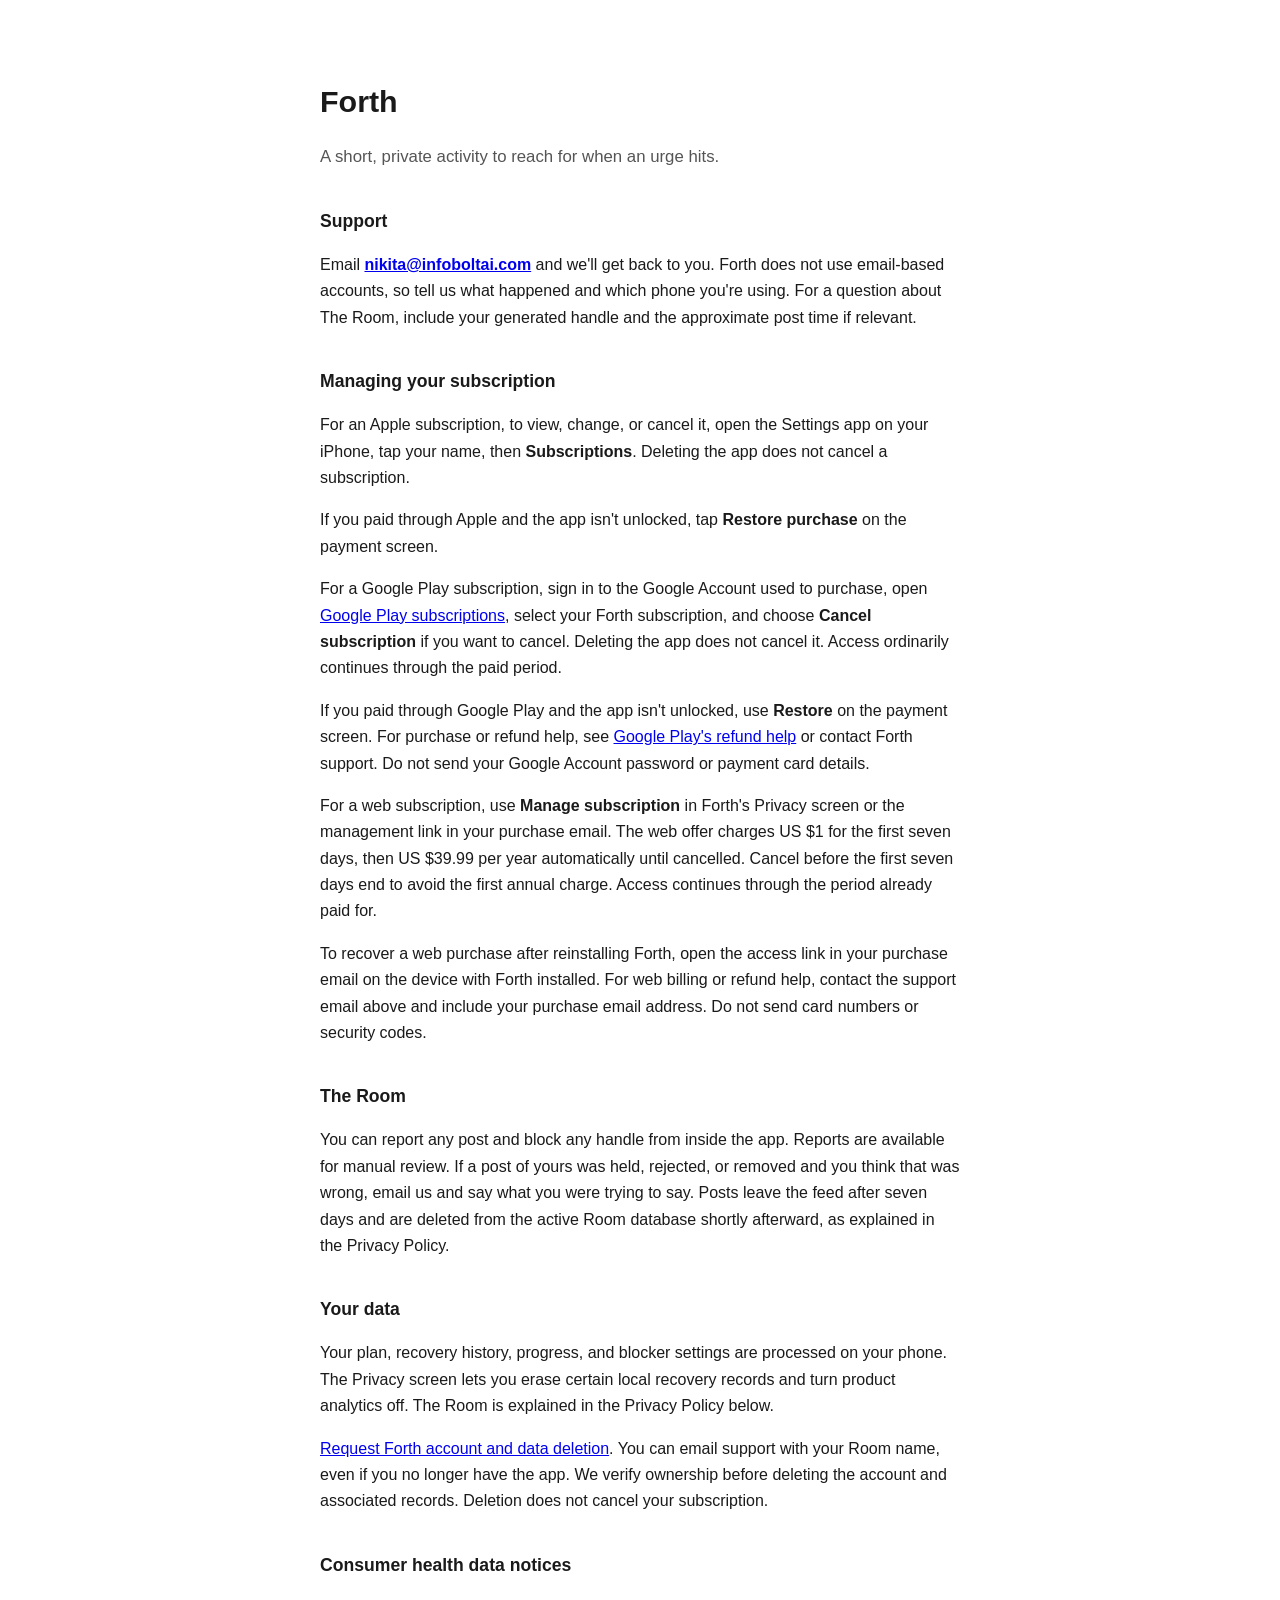
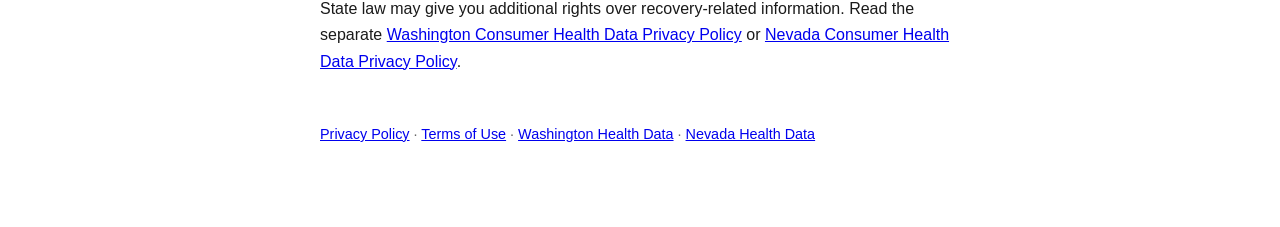
<file: index.html>
<!doctype html>
<html lang="en">
<head>
<meta charset="utf-8">
<meta name="viewport" content="width=device-width, initial-scale=1">
<title>Forth — Support</title>
<style>
  :root { color-scheme: light dark; }
  body {
    font: 16px/1.65 -apple-system, BlinkMacSystemFont, "Segoe UI", Roboto, sans-serif;
    max-width: 40rem; margin: 0 auto; padding: 3.5rem 1.25rem 5rem;
    color: #1a1a1a; background: #fff;
  }
  @media (prefers-color-scheme: dark) {
    body { color: #e8e8e8; background: #121212; }
    a { color: #8ab4f8; }
  }
  h1 { font-size: 1.9rem; margin-bottom: .5rem; }
  h2 { font-size: 1.1rem; margin-top: 2.25rem; }
  .lede { font-size: 1.05rem; color: #555; }
  @media (prefers-color-scheme: dark) { .lede { color: #aaa; } }
  ul { padding-left: 1.25rem; }
  li { margin: .4rem 0; }
  footer { margin-top: 3rem; font-size: .9rem; color: #666; }
</style>
</head>
<body>

<h1>Forth</h1>
<p class="lede">
  A short, private activity to reach for when an urge hits.
</p>

<h2>Support</h2>
<p>
  Email <strong><a href="mailto:nikita@infoboltai.com">nikita@infoboltai.com</a></strong>
  and we'll get back to you. Forth does not use email-based accounts, so tell us
  what happened and which phone you're using. For a question about The Room,
  include your generated handle and the approximate post time if relevant.
</p>

<h2>Managing your subscription</h2>
<p>
  For an Apple subscription, to view, change, or cancel it,
  open the Settings app on your iPhone, tap your name, then
  <strong>Subscriptions</strong>. Deleting the app does not cancel a
  subscription.
</p>
<p>
  If you paid through Apple and the app isn't unlocked, tap
  <strong>Restore purchase</strong> on the payment screen.
</p>
<p>
  For a Google Play subscription, sign in to the Google Account used to purchase,
  open <a href="https://play.google.com/store/account/subscriptions">Google Play subscriptions</a>,
  select your Forth subscription, and choose <strong>Cancel subscription</strong> if you want to
  cancel. Deleting the app does not cancel it. Access ordinarily continues
  through the paid period.
</p>
<p>
  If you paid through Google Play and the app isn't unlocked, use
  <strong>Restore</strong> on the payment screen. For purchase or refund
  help, see <a href="https://support.google.com/googleplay/answer/2479637">Google Play's refund help</a>
  or contact Forth support. Do not send your Google Account password or payment
  card details.
</p>
<p>
  For a web subscription, use <strong>Manage subscription</strong> in Forth's
  Privacy screen or the management link in your purchase email. The web offer
  charges US $1 for the first seven days, then US $39.99 per year automatically
  until cancelled. Cancel before the first seven days end to avoid the first
  annual charge. Access continues through the period already paid for.
</p>
<p>
  To recover a web purchase after reinstalling Forth, open the access link in
  your purchase email on the device with Forth installed. For web billing or
  refund help, contact the support email above and include your purchase email
  address. Do not send card numbers or security codes.
</p>

<h2>The Room</h2>
<p>
  You can report any post and block any handle from inside the app. Reports are
  available for manual review. If a post of yours was held, rejected, or removed
  and you think that was wrong, email us and say what you were trying to say.
  Posts leave the feed after seven days and are deleted from the active Room
  database shortly afterward, as explained in the Privacy Policy.
</p>

<h2>Your data</h2>
<p>
  Your plan, recovery history, progress, and blocker settings are processed on
  your phone. The Privacy screen lets you erase certain local recovery records
  and turn product analytics off. The Room is explained in the Privacy Policy
  below.
</p>
<p>
  <a href="./privacy.html#delete-account">Request Forth account and data deletion</a>.
  You can email support with your Room name, even if you no longer have the app.
  We verify ownership before deleting the account and associated records.
  Deletion does not cancel your subscription.
</p>

<h2>Consumer health data notices</h2>
<p>
  State law may give you additional rights over recovery-related information.
  Read the separate
  <a href="./washington-consumer-health-data.html">Washington Consumer Health Data Privacy Policy</a>
  or
  <a href="./nevada-consumer-health-data.html">Nevada Consumer Health Data Privacy Policy</a>.
</p>

<footer>
  <a href="./privacy.html">Privacy Policy</a> ·
  <a href="./terms.html">Terms of Use</a> ·
  <a href="./washington-consumer-health-data.html">Washington Health Data</a> ·
  <a href="./nevada-consumer-health-data.html">Nevada Health Data</a>
</footer>

</body>
</html>
</file>
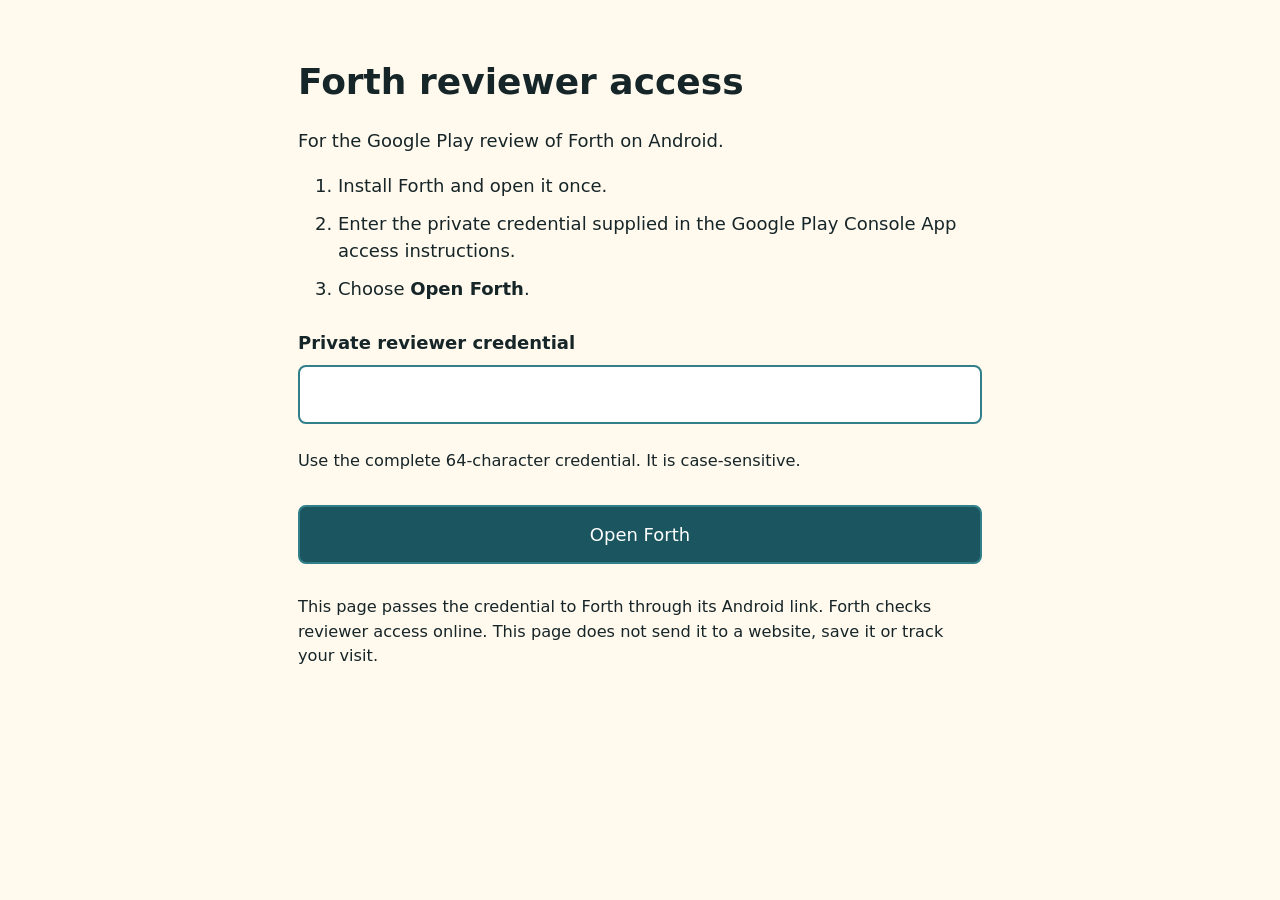
<file: android-reviewer/index.html>
<!doctype html>
<html lang="en">
<head>
<meta charset="utf-8">
<meta name="viewport" content="width=device-width, initial-scale=1">
<meta name="referrer" content="no-referrer">
<meta http-equiv="Content-Security-Policy" content="default-src 'none'; script-src 'sha256-9yDoEsxDegAQV9tiXfWo+PcY6uJv7q/9zrxyXJXvWic='; style-src 'sha256-N2GJFu80LuF16YDVnA90RO6zZu4biMnp+hsLD69e604='; connect-src 'none'; form-action 'none'; base-uri 'none'; object-src 'none'">
<title>Forth reviewer access</title>
<style>html { color-scheme: light; font: 18px/1.5 system-ui, sans-serif; color: #162528; background: #fff9ee; }
body { margin: 0; padding: 24px; }
main { max-width: 38rem; margin: 2rem auto; }
h1 { line-height: 1.2; }
li { margin-block: .6rem; }
label { display: block; font-weight: 600; margin-top: 1.5rem; }
input, button { box-sizing: border-box; width: 100%; font: inherit; border: 2px solid #307f89; border-radius: 8px; padding: 14px; }
input { background: #fff; color: #162528; margin-block: .5rem; }
button { background: #1b5660; color: #fff; cursor: pointer; margin-block: .75rem; }
:focus-visible { outline: 3px solid #162528; outline-offset: 3px; }
#error { color: #8c2424; }
.notice { font-size: .9rem; }
</style>
</head>
<body>
<main>
<h1>Forth reviewer access</h1>
<p>For the Google Play review of Forth on Android.</p>
<ol>
<li>Install Forth and open it once.</li>
<li>Enter the private credential supplied in the Google Play Console App access instructions.</li>
<li>Choose <strong>Open Forth</strong>.</li>
</ol>
<label for="credential">Private reviewer credential</label>
<input id="credential" type="password" autocomplete="off" autocapitalize="none" autocorrect="off" spellcheck="false" maxlength="64" aria-describedby="credential-hint error">
<p id="credential-hint" class="notice">Use the complete 64-character credential. It is case-sensitive.</p>
<p id="error" role="alert"></p>
<button id="open-forth" type="button">Open Forth</button>
<p id="status" role="status" aria-live="polite"></p>
<p class="notice">This page passes the credential to Forth through its Android link. Forth checks reviewer access online. This page does not send it to a website, save it or track your visit.</p>
</main>
<script>(() => {
  "use strict";
  const input = document.getElementById("credential");
  const error = document.getElementById("error");
  const status = document.getElementById("status");
  const clear = () => { input.value = ""; };
  clear();
  window.addEventListener("pagehide", clear);
  window.addEventListener("pageshow", clear);
  document.getElementById("open-forth").addEventListener("click", () => {
    error.textContent = "";
    status.textContent = "";
    const token = input.value;
    if (!/^[a-f0-9]{64}$/.test(token)) {
      input.setAttribute("aria-invalid", "true");
      error.textContent = "Enter the 64-character private credential exactly as supplied: lowercase letters a–f and numbers 0–9.";
      input.focus();
      return;
    }
    input.removeAttribute("aria-invalid");
    clear();
    status.textContent = "Opening Forth. If it does not open, install and open Forth once, then return here and try again.";
    window.location.assign("forth://reviewer-access?token=" + token);
  });
})();</script>
</body>
</html>
</file>
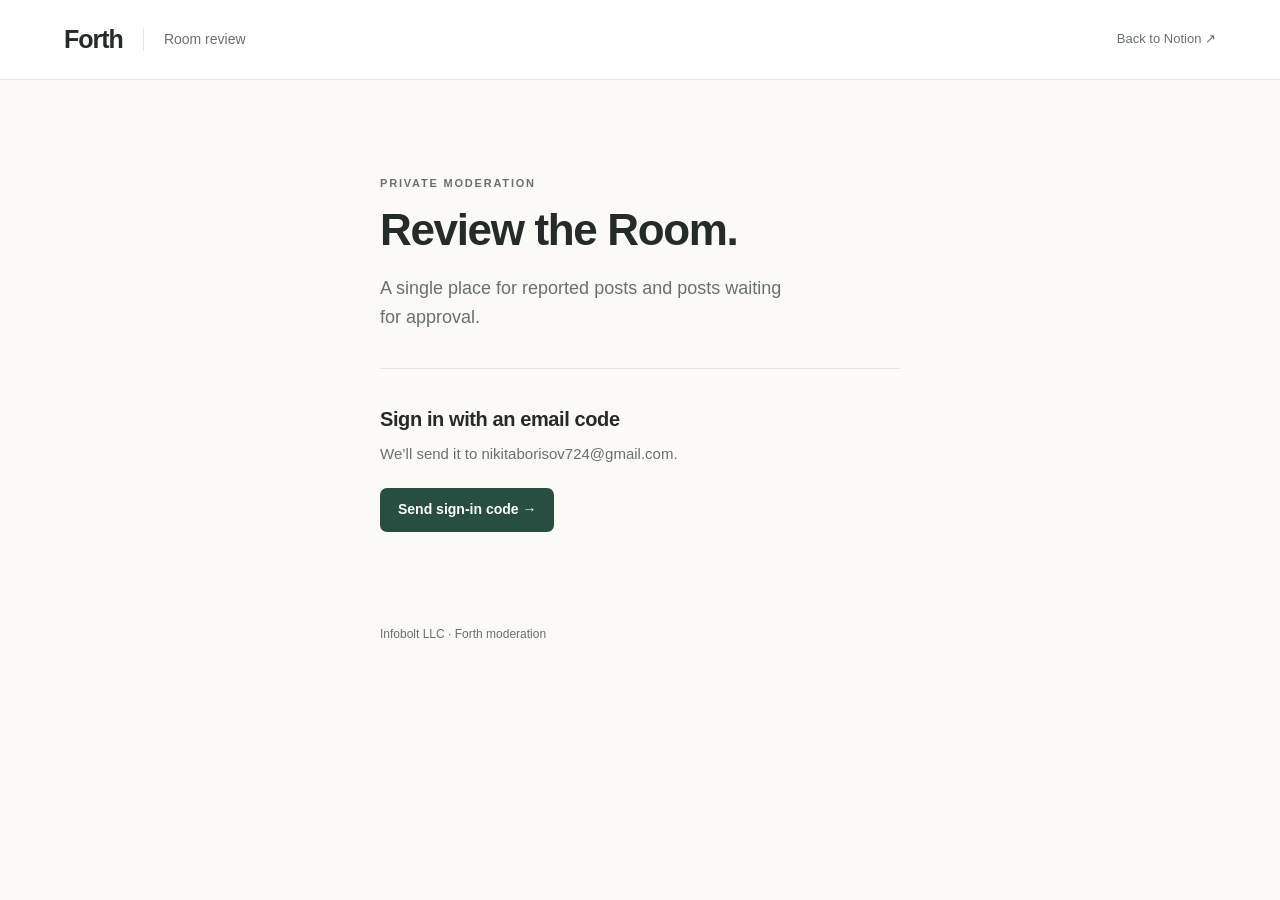
<file: room-review/index.html>
<!doctype html>
<html lang="en">
<head>
  <meta charset="utf-8">
  <meta name="viewport" content="width=device-width,initial-scale=1">
  <meta name="robots" content="noindex,nofollow,noarchive">
  <meta name="referrer" content="no-referrer">
  <meta http-equiv="Content-Security-Policy" content="default-src 'none'; script-src 'self'; style-src 'self'; connect-src https://gwwiwljuemiuumnqipbv.supabase.co; img-src 'self'; base-uri 'none'; form-action 'none'; object-src 'none'">
  <title>Room review · Forth</title>
  <link rel="stylesheet" href="./review.css">
  <script type="module" src="./review.js"></script>
</head>
<body>
  <header class="topbar">
    <a class="brand" href="./" aria-label="Forth Room review">Forth<span class="brand-divider"></span><span>Room review</span></a>
    <div class="top-actions">
      <a class="quiet-link" href="https://app.notion.com/p/3e9c0139e761813f86abf64916a32be4" target="_blank" rel="noopener noreferrer">Back to Notion ↗</a>
      <button id="logout" class="quiet" hidden>Sign out</button>
    </div>
  </header>
  <main>
    <section id="login" class="login">
      <div class="eyebrow">PRIVATE MODERATION</div>
      <h1>Review the Room.</h1>
      <p class="login-intro">A single place for reported posts and posts waiting for approval.</p>
      <div class="login-divider"></div>
      <h2>Sign in with an email code</h2>
      <p class="muted">We’ll send it to <strong>nikitaborisov724@gmail.com</strong>.</p>
      <button id="send-code" class="primary">Send sign-in code <span aria-hidden="true">→</span></button>
      <form id="code-form" hidden>
        <label for="code">Code from your email</label>
        <div class="code-row"><input id="code" name="code" type="text" inputmode="numeric" autocomplete="one-time-code" pattern="[0-9]{6,10}" minlength="6" maxlength="10" required><button class="primary" type="submit">Sign in</button></div>
        <p class="small muted">The code expires in 10 minutes. Check Spam if it doesn’t arrive.</p>
      </form>
      <p id="login-message" class="message" role="status" aria-live="polite"></p>
      <p class="login-footer">Infobolt LLC · Forth moderation</p>
    </section>

    <section id="workspace" hidden>
      <div class="workspace-heading">
        <div><div class="eyebrow">THE ROOM</div><h1>Review queue</h1><p class="muted">Read the context. Review reports within 24 hours.</p></div>
        <div class="refresh-area"><button id="refresh" class="secondary">Refresh</button><span id="freshness" class="small muted">Loading…</span></div>
      </div>
      <div class="queue-summary"><span><strong id="total">—</strong> need review</span><span id="overdue-label"><strong id="overdue">—</strong> overdue</span></div>
      <p id="workspace-message" class="message workspace-message" role="status" aria-live="polite"></p>
      <div class="workspace-grid">
        <aside class="inbox" aria-label="Posts needing review">
          <div class="filters" role="group" aria-label="Filter posts">
            <button data-filter="all" aria-pressed="true">All</button><button data-filter="reported" aria-pressed="false">Reported</button><button data-filter="held" aria-pressed="false">Held</button>
          </div>
          <div id="post-list" class="post-list"><p class="list-placeholder">Loading the queue…</p></div>
          <p id="limit-note" class="small muted"></p>
        </aside>
        <section id="detail" class="detail" aria-label="Selected post"><div class="empty"><h2>Loading posts…</h2></div></section>
      </div>
      <footer class="workspace-footer">Only authorized moderators can view this queue. Email reminders continue while review is needed.</footer>
    </section>
  </main>
  <dialog id="confirm-dialog" aria-labelledby="confirm-title">
    <div class="dialog-content"><div class="eyebrow">CONFIRM ACTION</div><h2 id="confirm-title"></h2><p id="confirm-description"></p><div class="dialog-actions"><button id="cancel-action" class="secondary">Cancel</button><button id="confirm-action" class="danger"></button></div></div>
  </dialog>
</body>
</html>
</file>
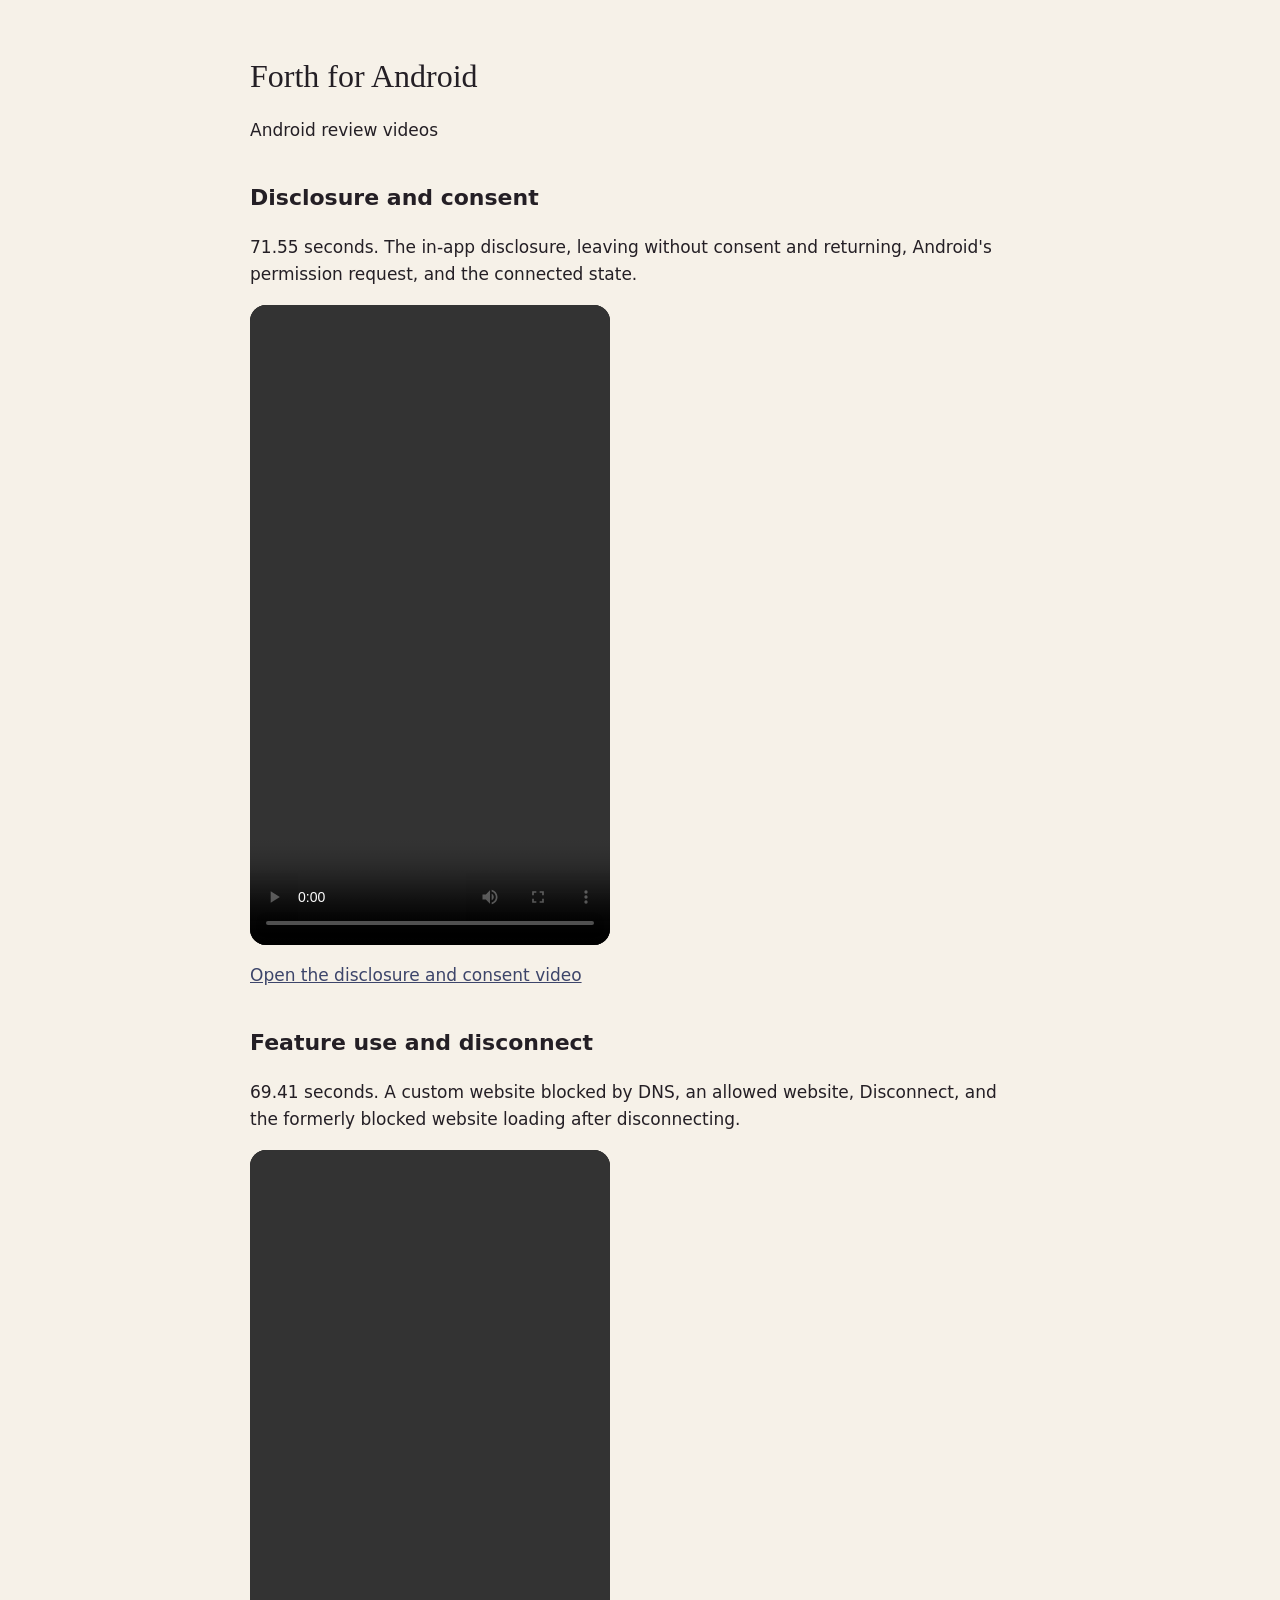
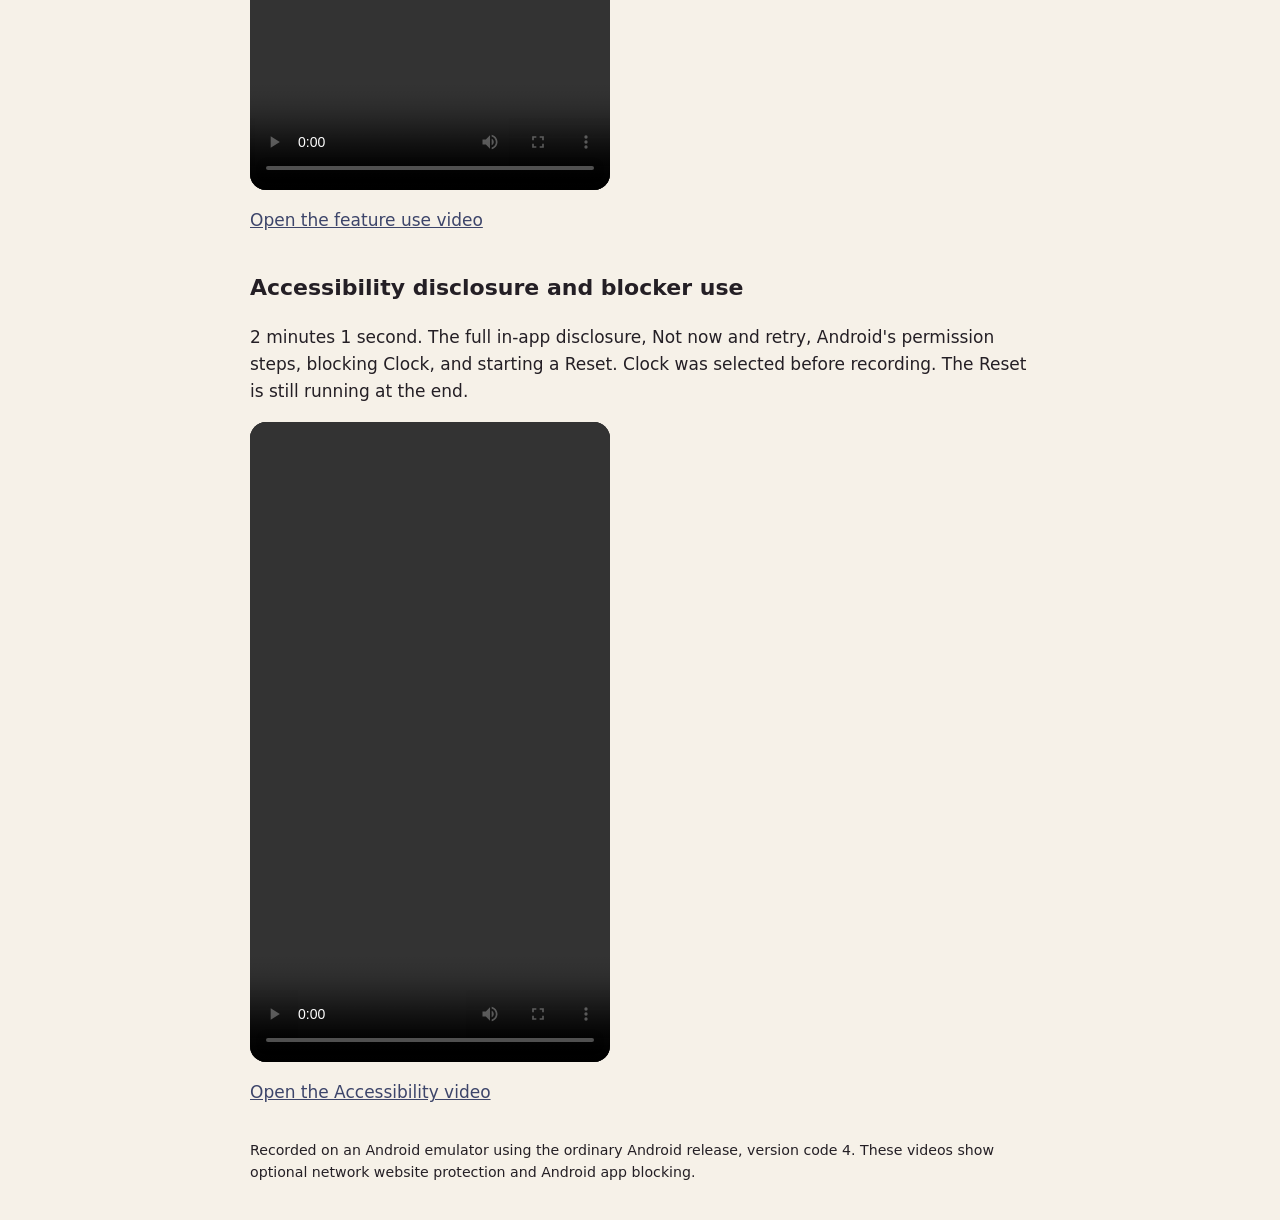
<file: android-reviewer/videos/index.html>
<!doctype html>
<html lang="en">
<head>
<meta charset="utf-8">
<meta name="viewport" content="width=device-width, initial-scale=1">
<title>Forth for Android — Android review videos</title>
<style>
body{margin:0;background:#f6f1e8;color:#241f25;font:17px/1.6 system-ui,sans-serif}main{max-width:780px;margin:auto;padding:36px 24px}h1{font:normal 32px/1.2 Georgia,serif}h2{font-size:22px;margin-top:36px}video{display:block;width:min(100%,360px);height:auto;aspect-ratio:9/16;background:#111;border-radius:16px}a{color:#3d456a}small{display:block;margin-top:32px}
</style>
</head>
<body><main>
<h1>Forth for Android</h1>
<p>Android review videos</p>
<section><h2>Disclosure and consent</h2>
<p>71.55 seconds. The in-app disclosure, leaving without consent and returning, Android's permission request, and the connected state.</p>
<video controls playsinline preload="metadata" aria-label="Forth VPN disclosure and consent" src="./code4-vpn-disclosure-0844ba71786e51e7.mp4"></video>
<p><a href="./code4-vpn-disclosure-0844ba71786e51e7.mp4">Open the disclosure and consent video</a></p></section>
<section><h2>Feature use and disconnect</h2>
<p>69.41 seconds. A custom website blocked by DNS, an allowed website, Disconnect, and the formerly blocked website loading after disconnecting.</p>
<video controls playsinline preload="metadata" aria-label="Forth VPN feature use and disconnect" src="./code4-vpn-feature-0ea0f6b7a2865e6f.mp4"></video>
<p><a href="./code4-vpn-feature-0ea0f6b7a2865e6f.mp4">Open the feature use video</a></p></section>
<section><h2>Accessibility disclosure and blocker use</h2>
<p>2 minutes 1 second. The full in-app disclosure, Not now and retry, Android's permission steps, blocking Clock, and starting a Reset. Clock was selected before recording. The Reset is still running at the end.</p>
<video controls playsinline preload="metadata" aria-label="Forth Accessibility disclosure and blocker use" src="./code4-accessibility-bea4249c41723aa9.mp4"></video>
<p><a href="./code4-accessibility-bea4249c41723aa9.mp4">Open the Accessibility video</a></p></section>
<small>Recorded on an Android emulator using the ordinary Android release, version code 4. These videos show optional network website protection and Android app blocking.</small>
</main></body></html>
</file>
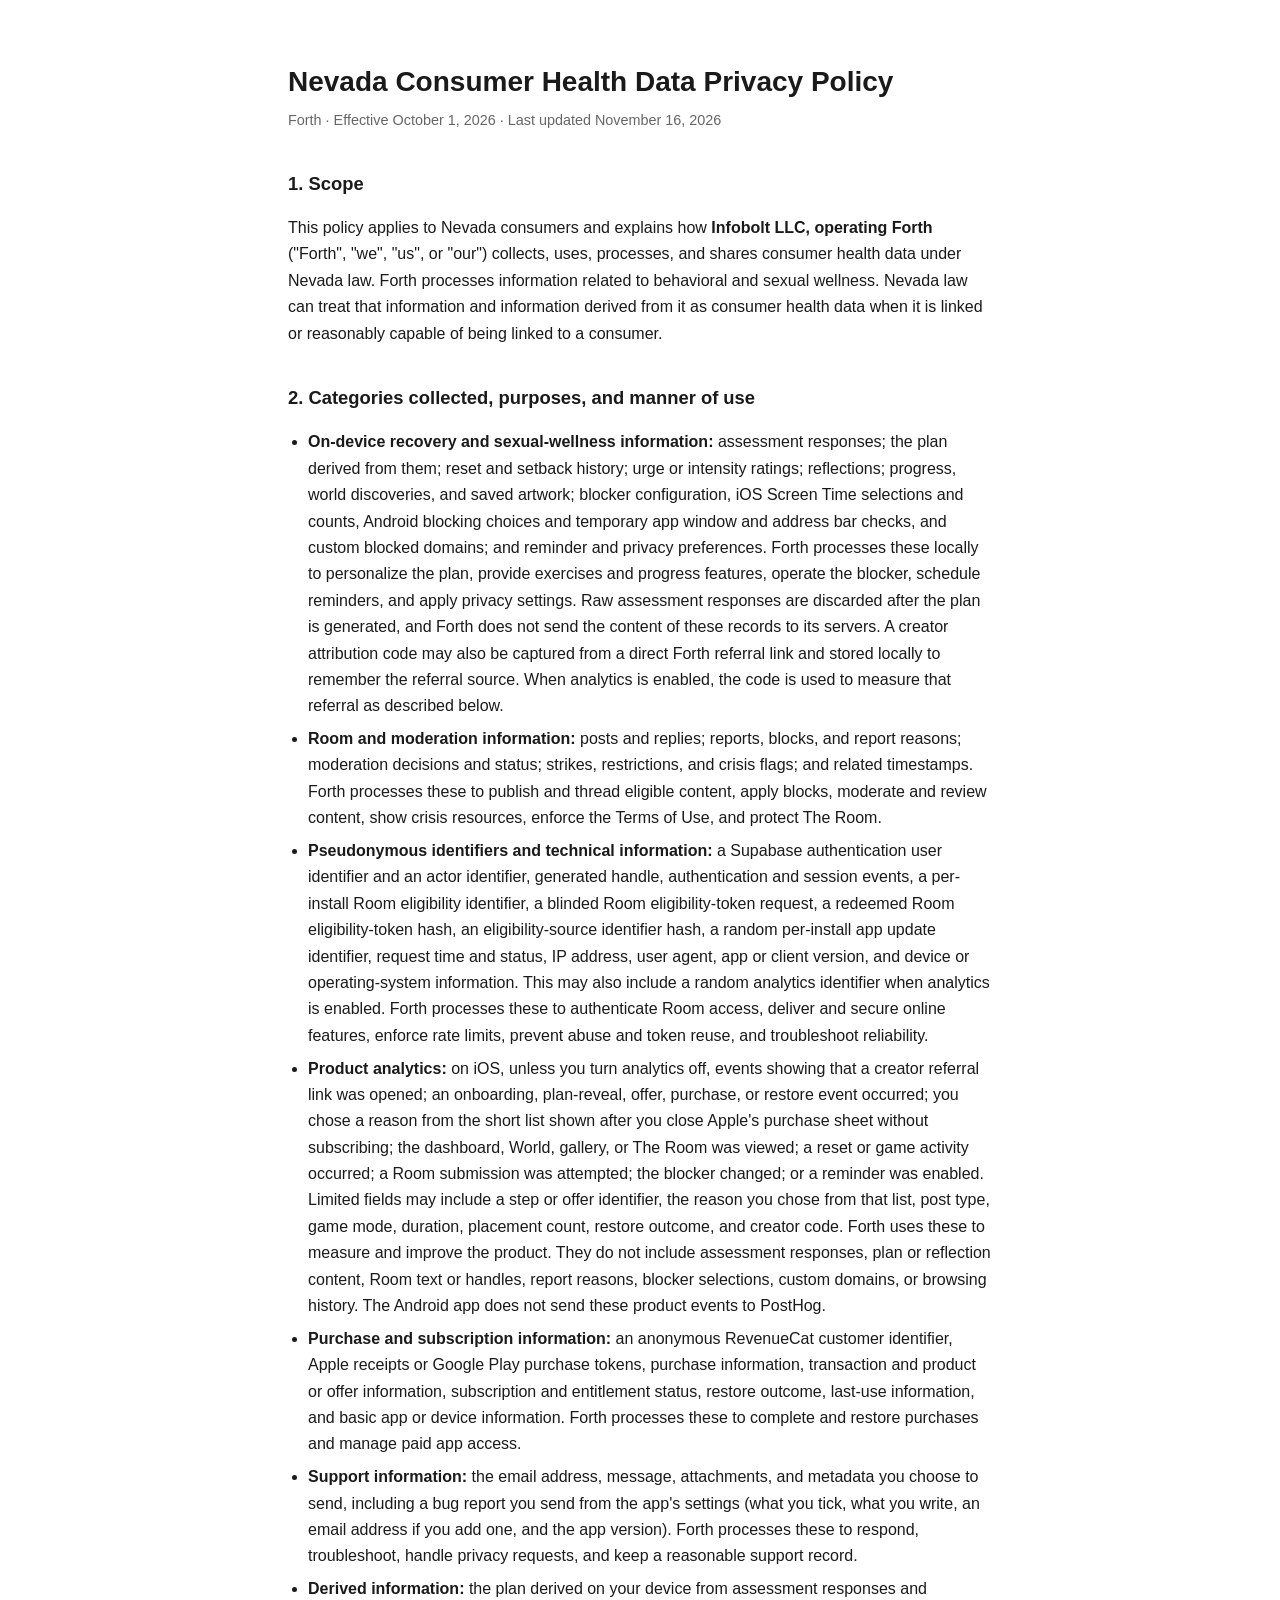
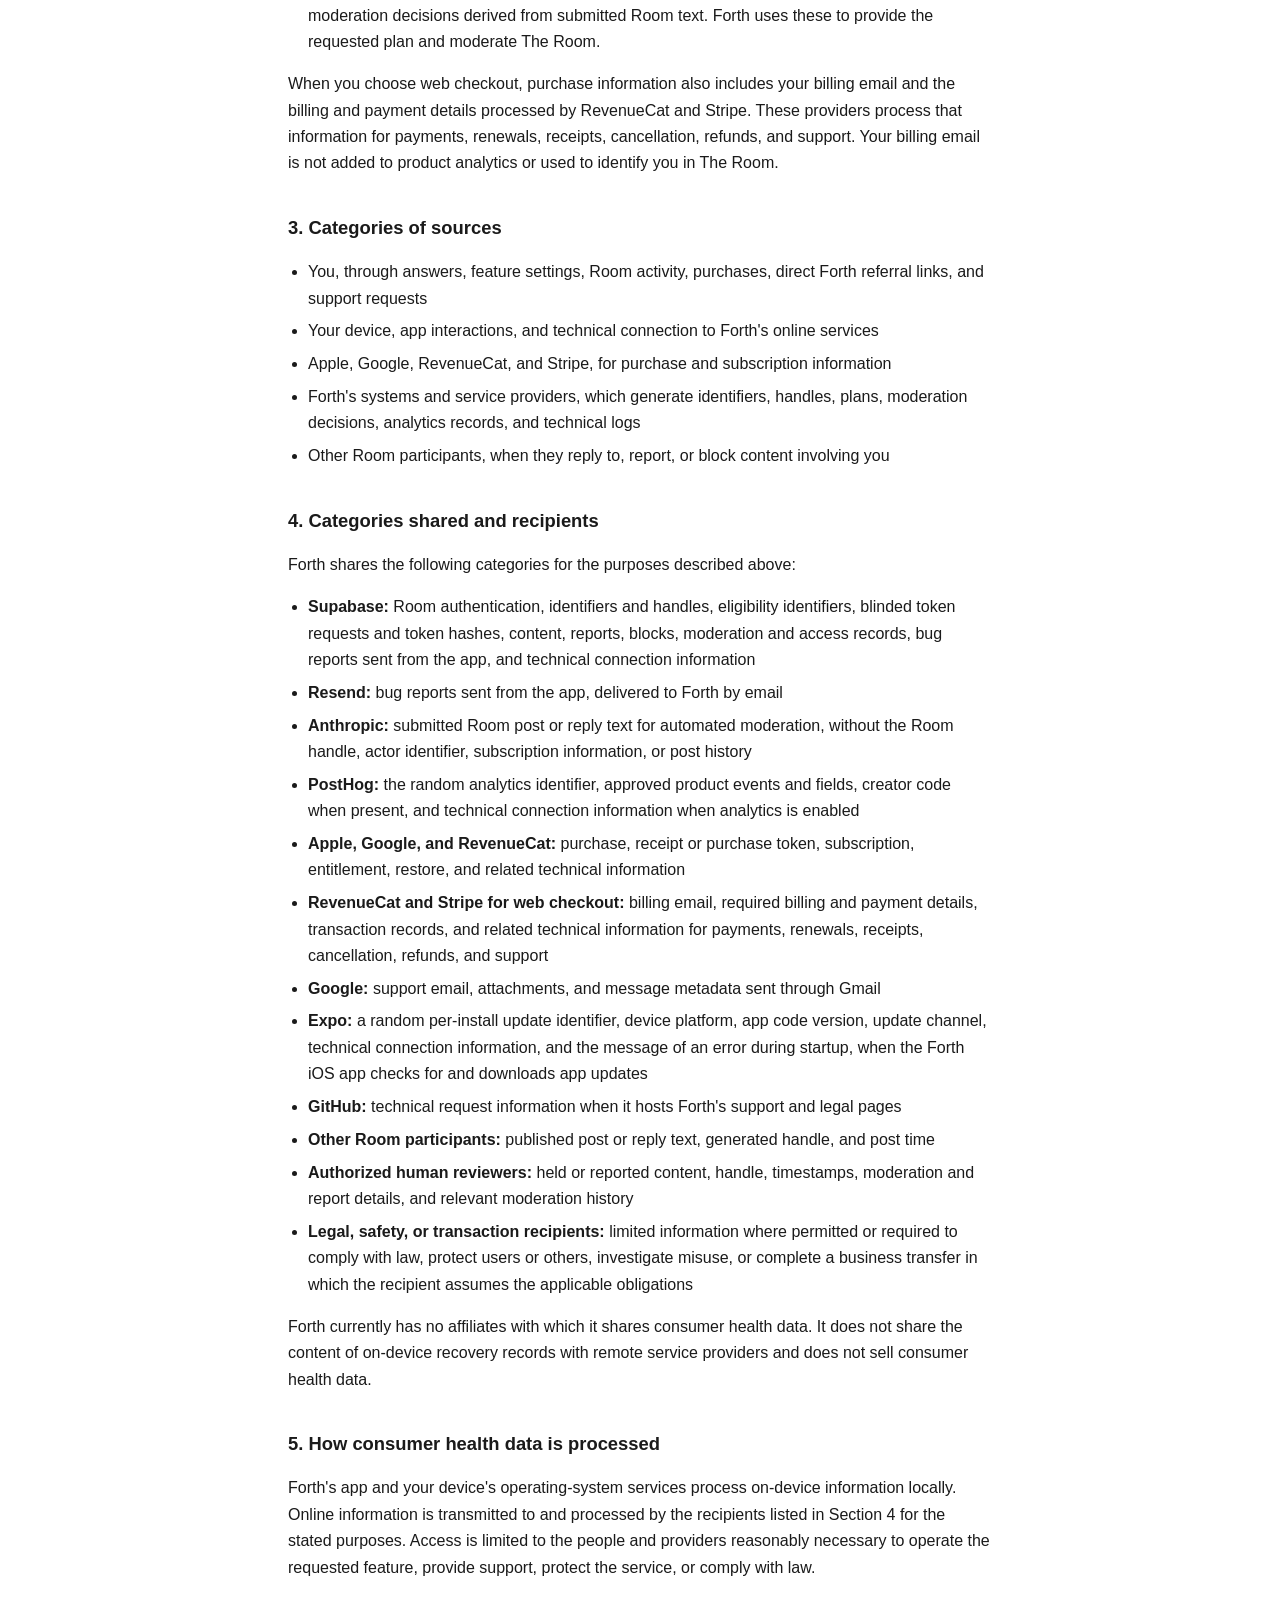
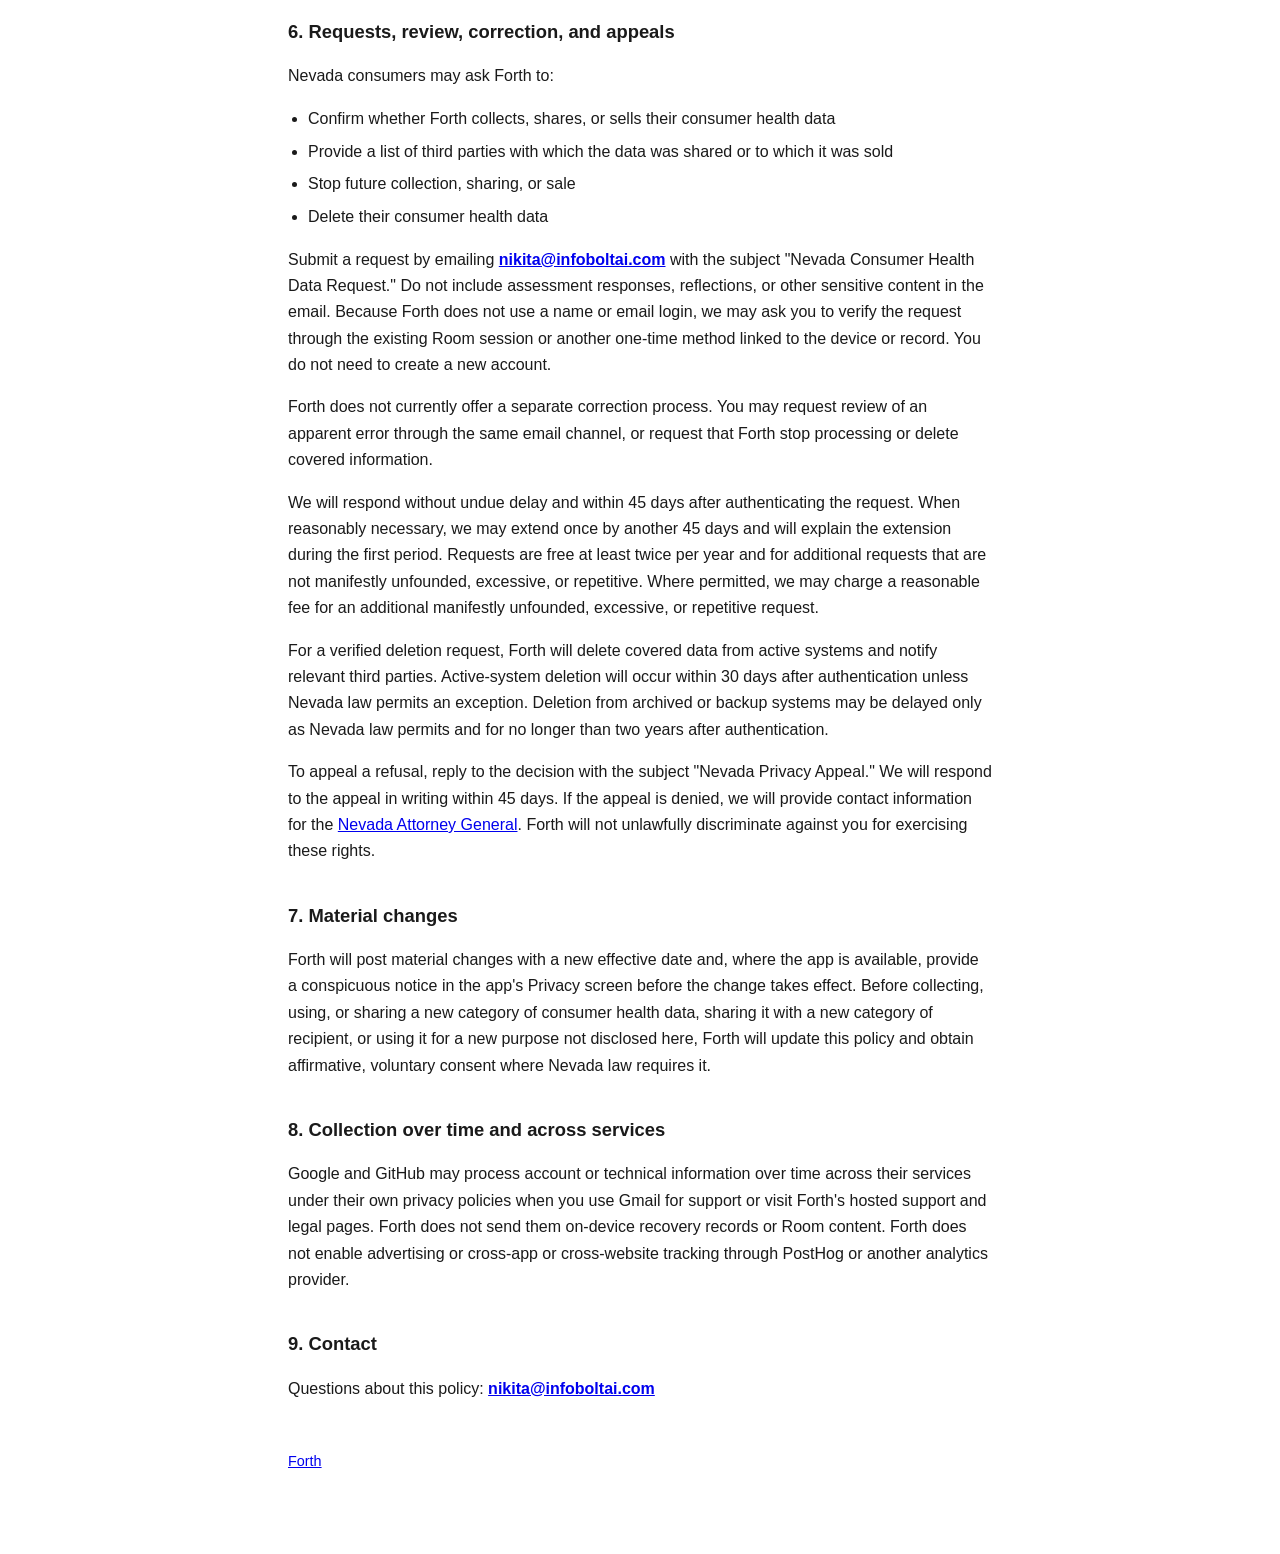
<file: nevada-consumer-health-data.html>
<!doctype html>
<html lang="en">
<head>
<meta charset="utf-8">
<meta name="viewport" content="width=device-width, initial-scale=1">
<title>Nevada Consumer Health Data Privacy Policy — Forth</title>
<style>
  :root { color-scheme: light dark; }
  body {
    font: 16px/1.65 -apple-system, BlinkMacSystemFont, "Segoe UI", Roboto, sans-serif;
    max-width: 44rem; margin: 0 auto; padding: 2.5rem 1.25rem 5rem;
    color: #1a1a1a; background: #fff;
  }
  @media (prefers-color-scheme: dark) {
    body { color: #e8e8e8; background: #121212; }
    a { color: #8ab4f8; }
  }
  h1 { font-size: 1.75rem; margin-bottom: .25rem; }
  h2 { font-size: 1.15rem; margin-top: 2.25rem; }
  h3 { font-size: 1rem; margin-top: 1.75rem; }
  .date { color: #666; font-size: .9rem; margin-top: 0; }
  ul { padding-left: 1.25rem; }
  li { margin: .4rem 0; }
  footer { margin-top: 3rem; font-size: .9rem; color: #666; }
</style>
</head>
<body>

<h1>Nevada Consumer Health Data Privacy Policy</h1>
<p class="date">Forth · Effective October 1, 2026 · Last updated November 16, 2026</p>

<h2>1. Scope</h2>
<p>
  This policy applies to Nevada consumers and explains how
  <strong>Infobolt LLC, operating Forth</strong> ("Forth", "we", "us", or
  "our") collects, uses, processes, and shares consumer health data under
  Nevada law. Forth processes information related to behavioral and sexual
  wellness. Nevada law can treat that information and information derived from
  it as consumer health data when it is linked or reasonably capable of being
  linked to a consumer.
</p>

<h2>2. Categories collected, purposes, and manner of use</h2>
<ul>
  <li><strong>On-device recovery and sexual-wellness information:</strong> assessment responses; the plan derived from them; reset and setback history; urge or intensity ratings; reflections; progress, world discoveries, and saved artwork; blocker configuration, iOS Screen Time selections and counts, Android blocking choices and temporary app window and address bar checks, and custom blocked domains; and reminder and privacy preferences. Forth processes these locally to personalize the plan, provide exercises and progress features, operate the blocker, schedule reminders, and apply privacy settings. Raw assessment responses are discarded after the plan is generated, and Forth does not send the content of these records to its servers. A creator attribution code may also be captured from a direct Forth referral link and stored locally to remember the referral source. When analytics is enabled, the code is used to measure that referral as described below.</li>
  <li><strong>Room and moderation information:</strong> posts and replies; reports, blocks, and report reasons; moderation decisions and status; strikes, restrictions, and crisis flags; and related timestamps. Forth processes these to publish and thread eligible content, apply blocks, moderate and review content, show crisis resources, enforce the Terms of Use, and protect The Room.</li>
  <li><strong>Pseudonymous identifiers and technical information:</strong> a Supabase authentication user identifier and an actor identifier, generated handle, authentication and session events, a per-install Room eligibility identifier, a blinded Room eligibility-token request, a redeemed Room eligibility-token hash, an eligibility-source identifier hash, a random per-install app update identifier, request time and status, IP address, user agent, app or client version, and device or operating-system information. This may also include a random analytics identifier when analytics is enabled. Forth processes these to authenticate Room access, deliver and secure online features, enforce rate limits, prevent abuse and token reuse, and troubleshoot reliability.</li>
  <li><strong>Product analytics:</strong> on iOS, unless you turn analytics off, events showing that a creator referral link was opened; an onboarding, plan-reveal, offer, purchase, or restore event occurred; you chose a reason from the short list shown after you close Apple's purchase sheet without subscribing; the dashboard, World, gallery, or The Room was viewed; a reset or game activity occurred; a Room submission was attempted; the blocker changed; or a reminder was enabled. Limited fields may include a step or offer identifier, the reason you chose from that list, post type, game mode, duration, placement count, restore outcome, and creator code. Forth uses these to measure and improve the product. They do not include assessment responses, plan or reflection content, Room text or handles, report reasons, blocker selections, custom domains, or browsing history. The Android app does not send these product events to PostHog.</li>
  <li><strong>Purchase and subscription information:</strong> an anonymous RevenueCat customer identifier, Apple receipts or Google Play purchase tokens, purchase information, transaction and product or offer information, subscription and entitlement status, restore outcome, last-use information, and basic app or device information. Forth processes these to complete and restore purchases and manage paid app access.</li>
  <li><strong>Support information:</strong> the email address, message, attachments, and metadata you choose to send, including a bug report you send from the app's settings (what you tick, what you write, an email address if you add one, and the app version). Forth processes these to respond, troubleshoot, handle privacy requests, and keep a reasonable support record.</li>
  <li><strong>Derived information:</strong> the plan derived on your device from assessment responses and moderation decisions derived from submitted Room text. Forth uses these to provide the requested plan and moderate The Room.</li>
</ul>

<p>When you choose web checkout, purchase information also includes your billing email and the billing and payment details processed by RevenueCat and Stripe. These providers process that information for payments, renewals, receipts, cancellation, refunds, and support. Your billing email is not added to product analytics or used to identify you in The Room.</p>

<h2>3. Categories of sources</h2>
<ul>
  <li>You, through answers, feature settings, Room activity, purchases, direct Forth referral links, and support requests</li>
  <li>Your device, app interactions, and technical connection to Forth's online services</li>
  <li>Apple, Google, RevenueCat, and Stripe, for purchase and subscription information</li>
  <li>Forth's systems and service providers, which generate identifiers, handles, plans, moderation decisions, analytics records, and technical logs</li>
  <li>Other Room participants, when they reply to, report, or block content involving you</li>
</ul>

<h2>4. Categories shared and recipients</h2>
<p>Forth shares the following categories for the purposes described above:</p>
<ul>
  <li><strong>Supabase:</strong> Room authentication, identifiers and handles, eligibility identifiers, blinded token requests and token hashes, content, reports, blocks, moderation and access records, bug reports sent from the app, and technical connection information</li>
  <li><strong>Resend:</strong> bug reports sent from the app, delivered to Forth by email</li>
  <li><strong>Anthropic:</strong> submitted Room post or reply text for automated moderation, without the Room handle, actor identifier, subscription information, or post history</li>
  <li><strong>PostHog:</strong> the random analytics identifier, approved product events and fields, creator code when present, and technical connection information when analytics is enabled</li>
  <li><strong>Apple, Google, and RevenueCat:</strong> purchase, receipt or purchase token, subscription, entitlement, restore, and related technical information</li>
  <li><strong>RevenueCat and Stripe for web checkout:</strong> billing email, required billing and payment details, transaction records, and related technical information for payments, renewals, receipts, cancellation, refunds, and support</li>
  <li><strong>Google:</strong> support email, attachments, and message metadata sent through Gmail</li>
  <li><strong>Expo:</strong> a random per-install update identifier, device platform, app code version, update channel, technical connection information, and the message of an error during startup, when the Forth iOS app checks for and downloads app updates</li>
  <li><strong>GitHub:</strong> technical request information when it hosts Forth's support and legal pages</li>
  <li><strong>Other Room participants:</strong> published post or reply text, generated handle, and post time</li>
  <li><strong>Authorized human reviewers:</strong> held or reported content, handle, timestamps, moderation and report details, and relevant moderation history</li>
  <li><strong>Legal, safety, or transaction recipients:</strong> limited information where permitted or required to comply with law, protect users or others, investigate misuse, or complete a business transfer in which the recipient assumes the applicable obligations</li>
</ul>
<p>
  Forth currently has no affiliates with which it shares consumer health data.
  It does not share the content of on-device recovery records with remote
  service providers and does not sell consumer health data.
</p>

<h2>5. How consumer health data is processed</h2>
<p>
  Forth's app and your device's operating-system services process on-device information locally.
  Online information is transmitted to and processed by the recipients listed
  in Section 4 for the stated purposes. Access is limited to the people and
  providers reasonably necessary to operate the requested feature, provide
  support, protect the service, or comply with law.
</p>

<h2>6. Requests, review, correction, and appeals</h2>
<p>Nevada consumers may ask Forth to:</p>
<ul>
  <li>Confirm whether Forth collects, shares, or sells their consumer health data</li>
  <li>Provide a list of third parties with which the data was shared or to which it was sold</li>
  <li>Stop future collection, sharing, or sale</li>
  <li>Delete their consumer health data</li>
</ul>
<p>
  Submit a request by emailing
  <strong><a href="mailto:nikita@infoboltai.com?subject=Nevada%20Consumer%20Health%20Data%20Request">nikita@infoboltai.com</a></strong>
  with the subject "Nevada Consumer Health Data Request." Do not include
  assessment responses, reflections, or other sensitive content in the email.
  Because Forth does not use a name or email login, we may ask you to verify the
  request through the existing Room session or another one-time method linked to
  the device or record. You do not need to create a new account.
</p>
<p>
  Forth does not currently offer a separate correction process. You may request
  review of an apparent error through the same email channel, or request that
  Forth stop processing or delete covered information.
</p>
<p>
  We will respond without undue delay and within 45 days after authenticating
  the request. When reasonably necessary, we may extend once by another 45 days
  and will explain the extension during the first period. Requests are free at
  least twice per year and for additional requests that are not manifestly
  unfounded, excessive, or repetitive. Where permitted, we may charge a
  reasonable fee for an additional manifestly unfounded, excessive, or
  repetitive request.
</p>
<p>
  For a verified deletion request, Forth will delete covered data from active
  systems and notify relevant third parties. Active-system deletion will occur
  within 30 days after authentication unless Nevada law permits an exception.
  Deletion from archived or backup systems may be delayed only as Nevada law
  permits and for no longer than two years after authentication.
</p>
<p>
  To appeal a refusal, reply to the decision with the subject "Nevada Privacy
  Appeal." We will respond to the appeal in writing within 45 days. If the
  appeal is denied, we will provide contact information for the
  <a href="https://ag.nv.gov/Complaints/File_Complaint/">Nevada Attorney General</a>.
  Forth will not unlawfully discriminate against you for exercising these
  rights.
</p>

<h2>7. Material changes</h2>
<p>
  Forth will post material changes with a new effective date and, where the app
  is available, provide a conspicuous notice in the app's Privacy screen before
  the change takes effect. Before collecting, using, or sharing a new category
  of consumer health data, sharing it with a new category of recipient, or using
  it for a new purpose not disclosed here, Forth will update this policy and
  obtain affirmative, voluntary consent where Nevada law requires it.
</p>

<h2>8. Collection over time and across services</h2>
<p>
  Google and GitHub may process account or technical information over time
  across their services under their own privacy policies when you use Gmail for
  support or visit Forth's hosted support and legal pages. Forth does not send
  them on-device recovery records or Room content. Forth does not enable
  advertising or cross-app or cross-website tracking through PostHog or another
  analytics provider.
</p>

<h2>9. Contact</h2>
<p>
  Questions about this policy:
  <strong><a href="mailto:nikita@infoboltai.com">nikita@infoboltai.com</a></strong>
</p>

<footer>
  <a href="./index.html">Forth</a>
</footer>

</body>
</html>
</file>
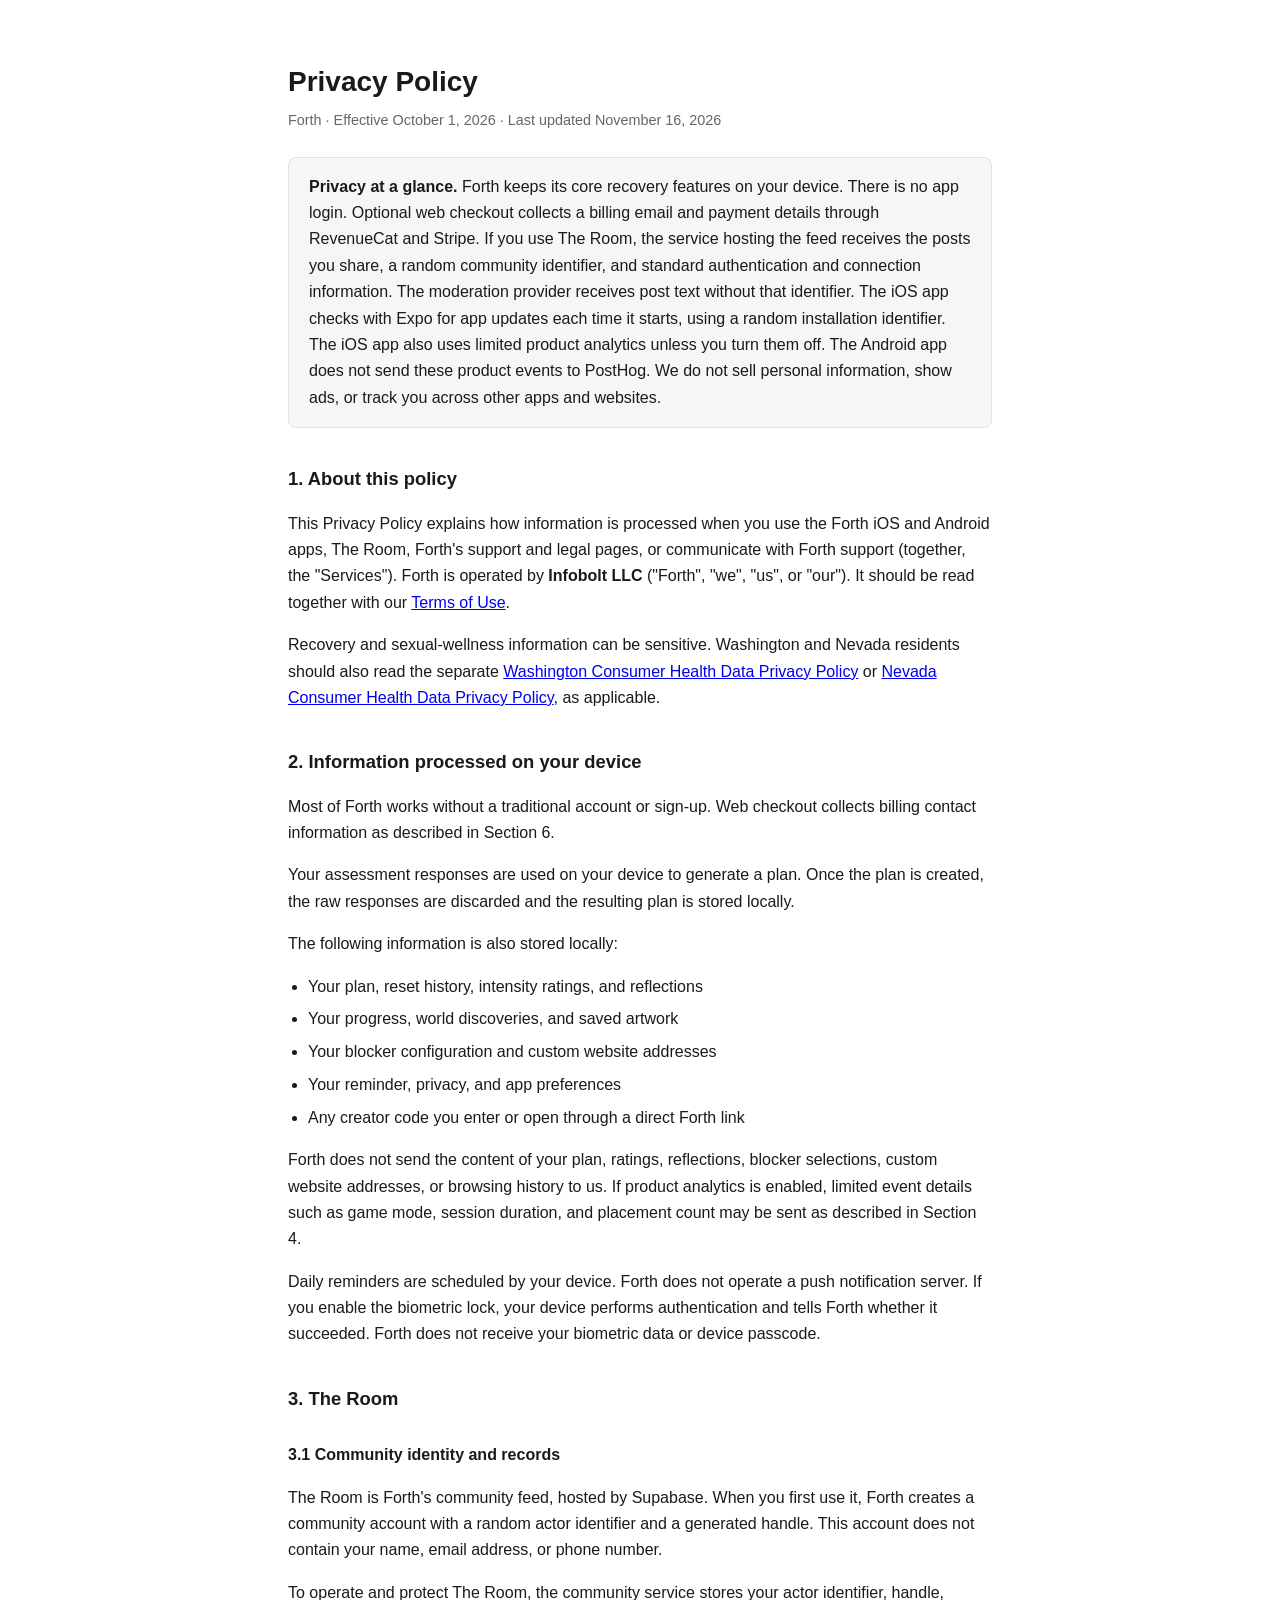
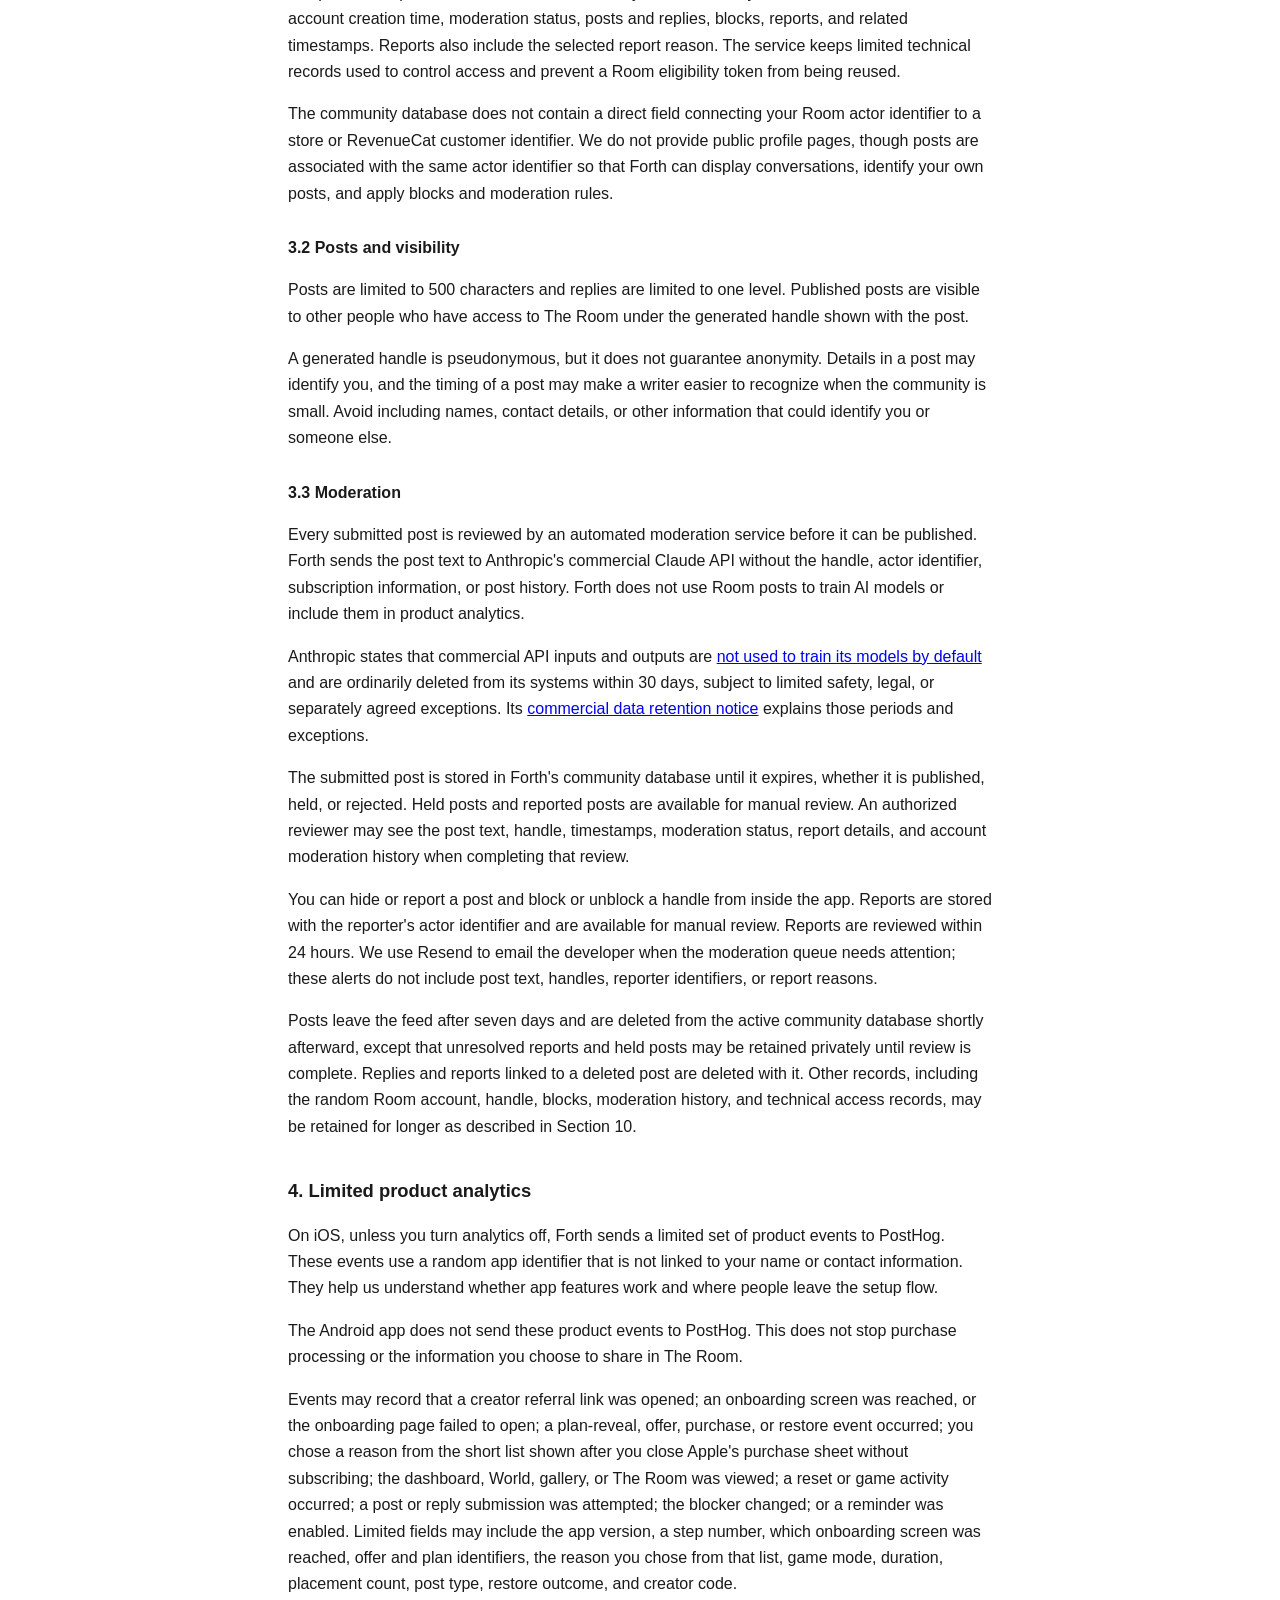
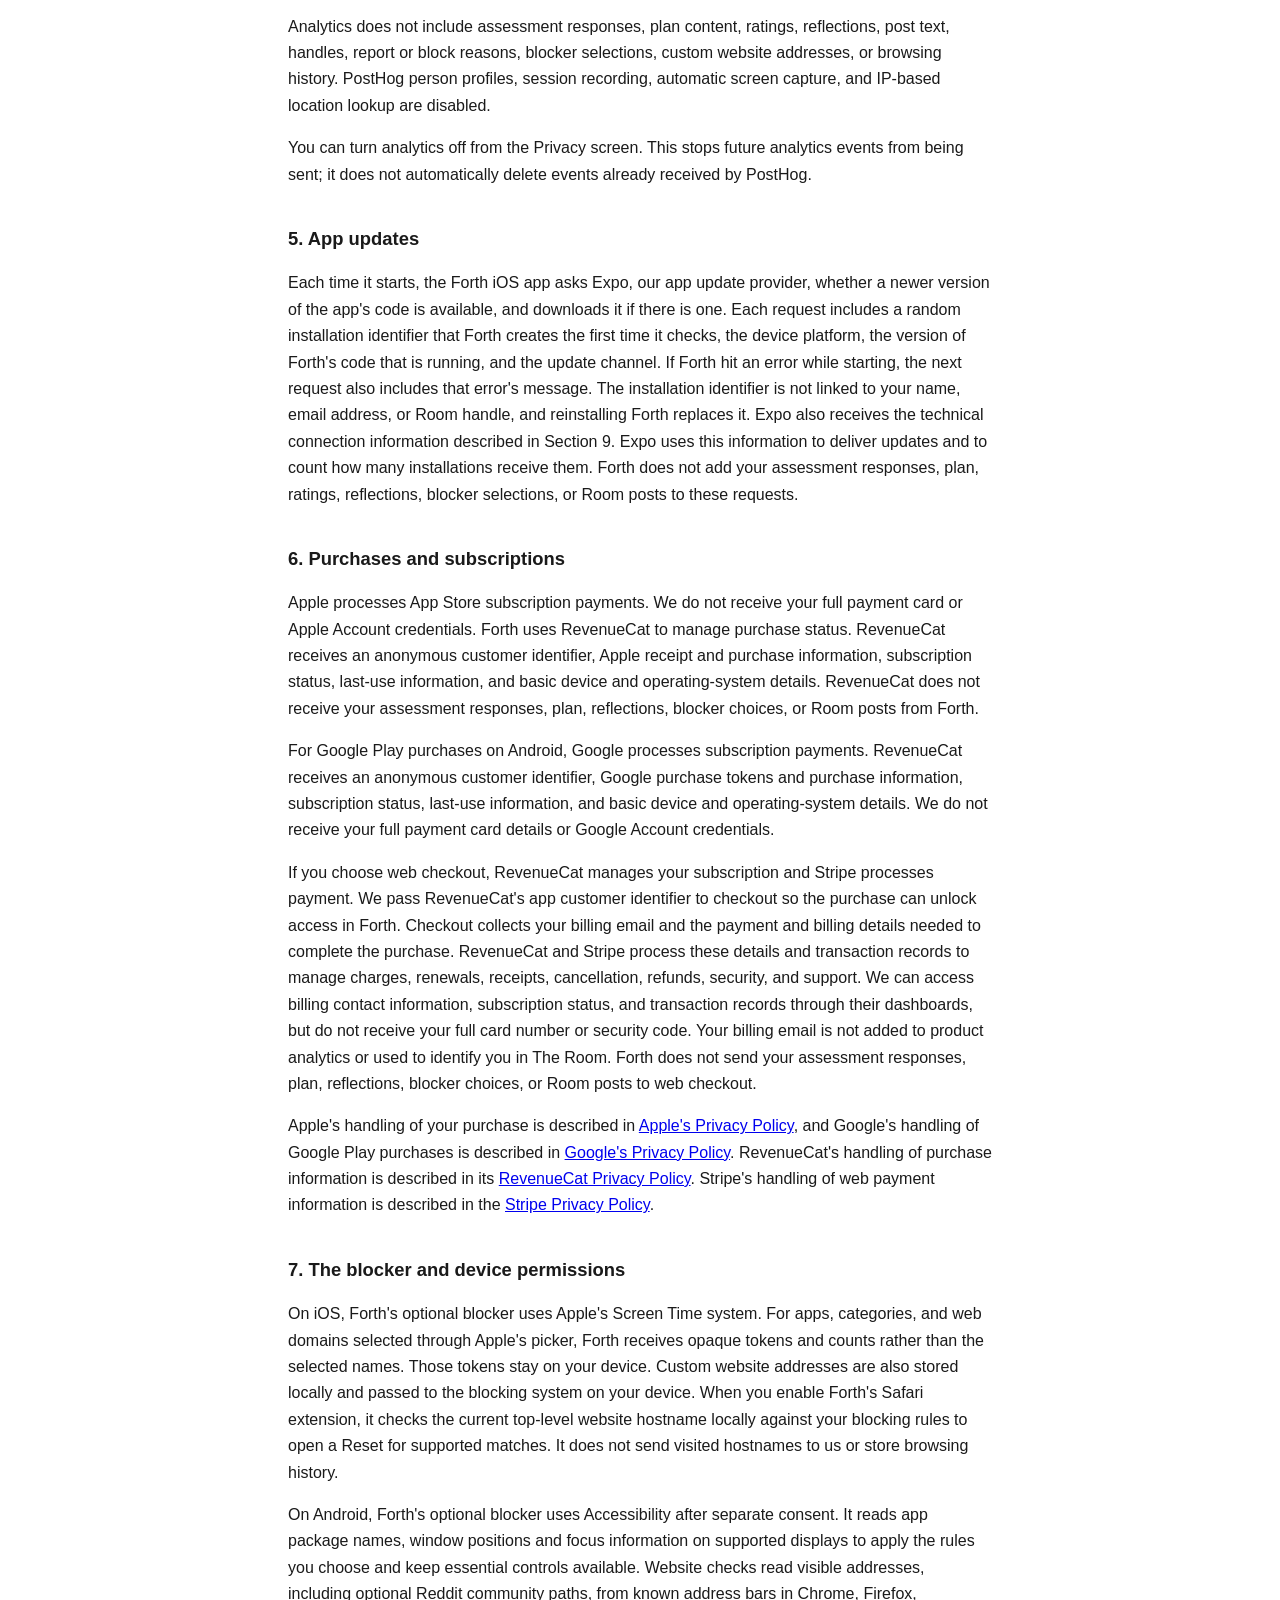
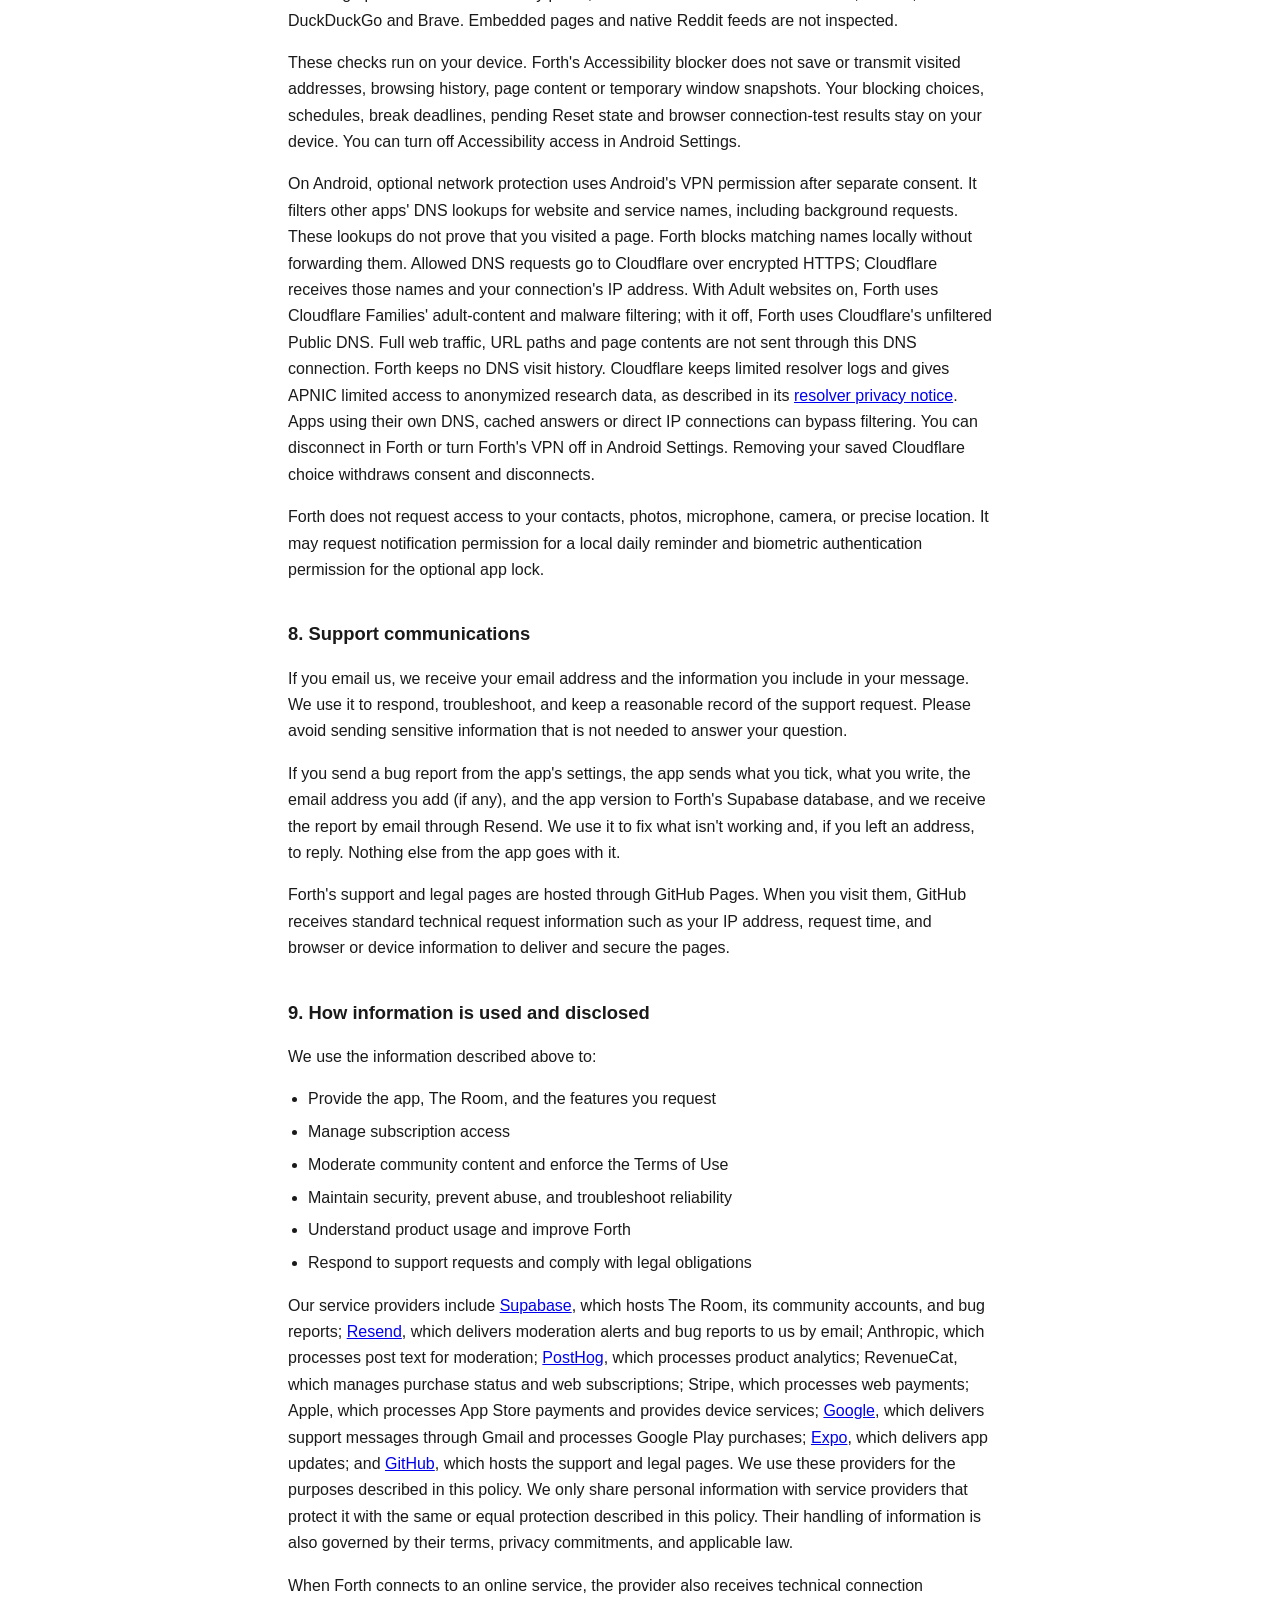
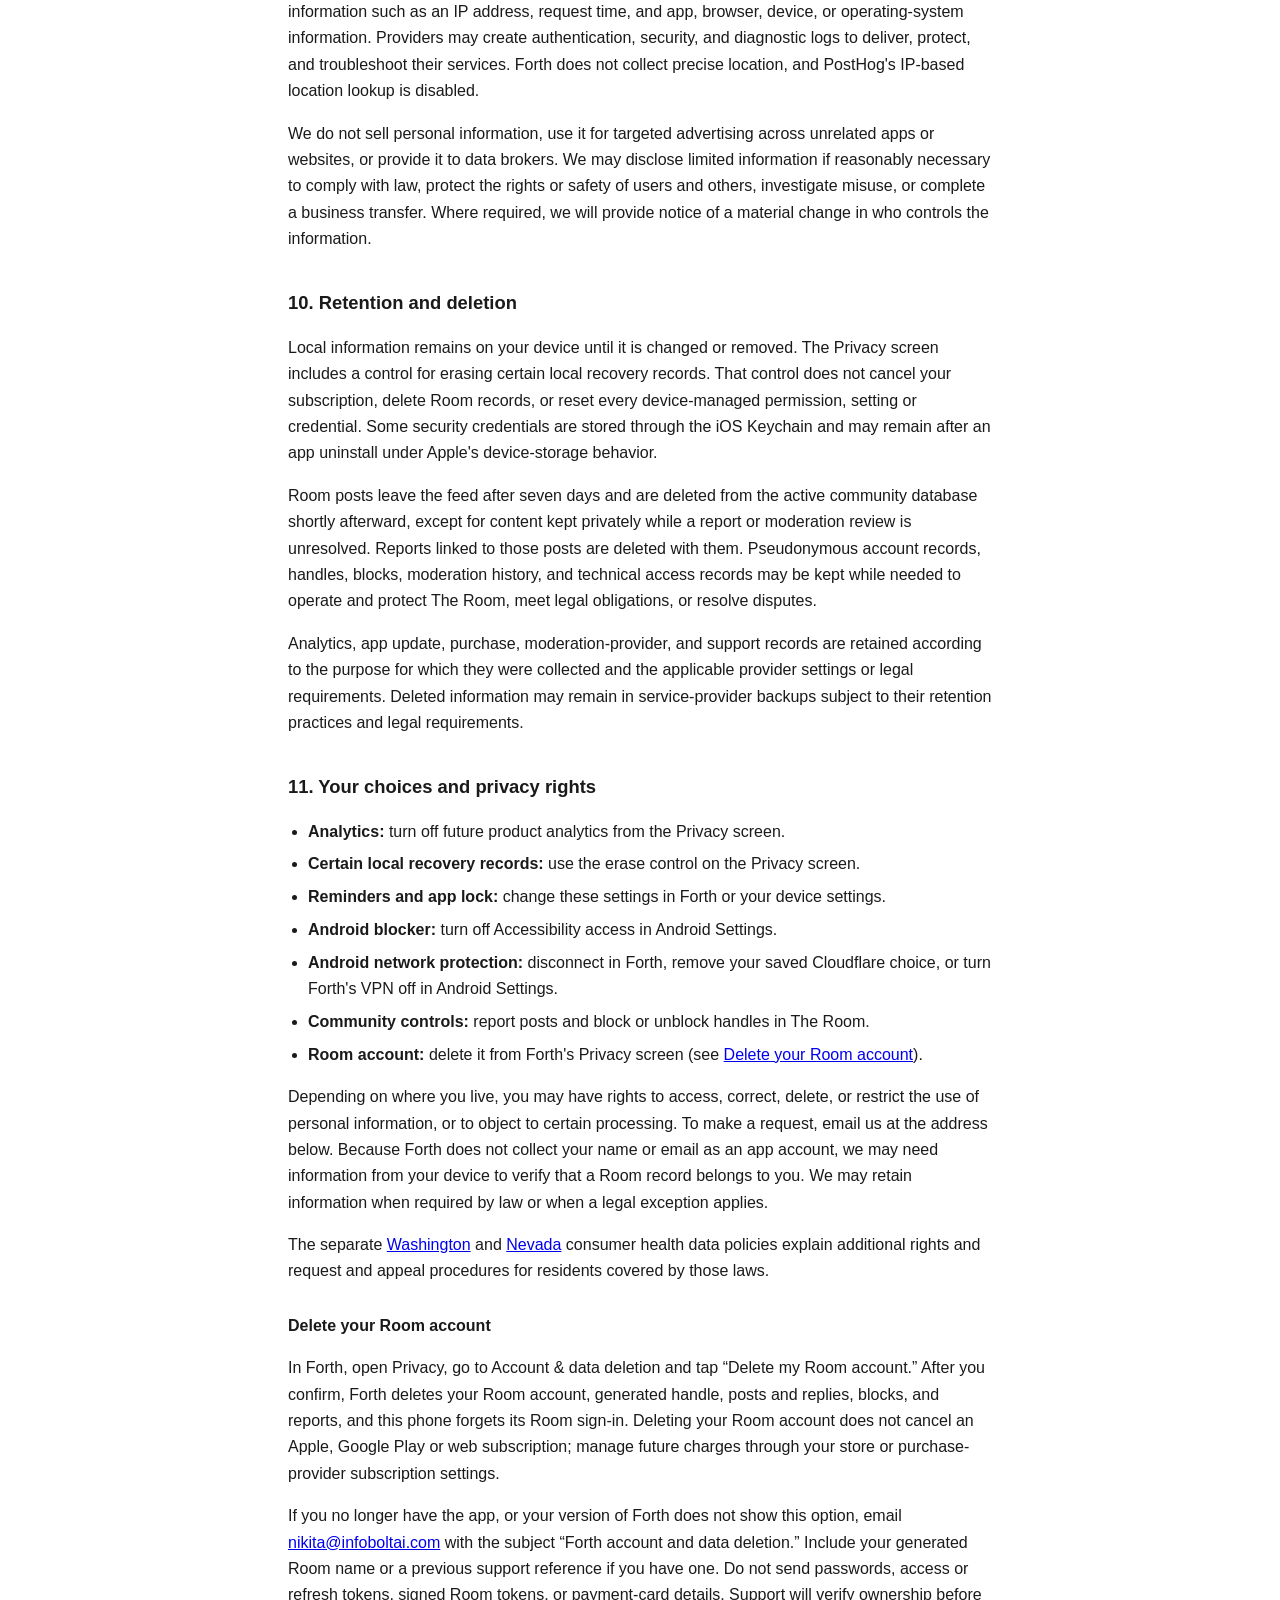
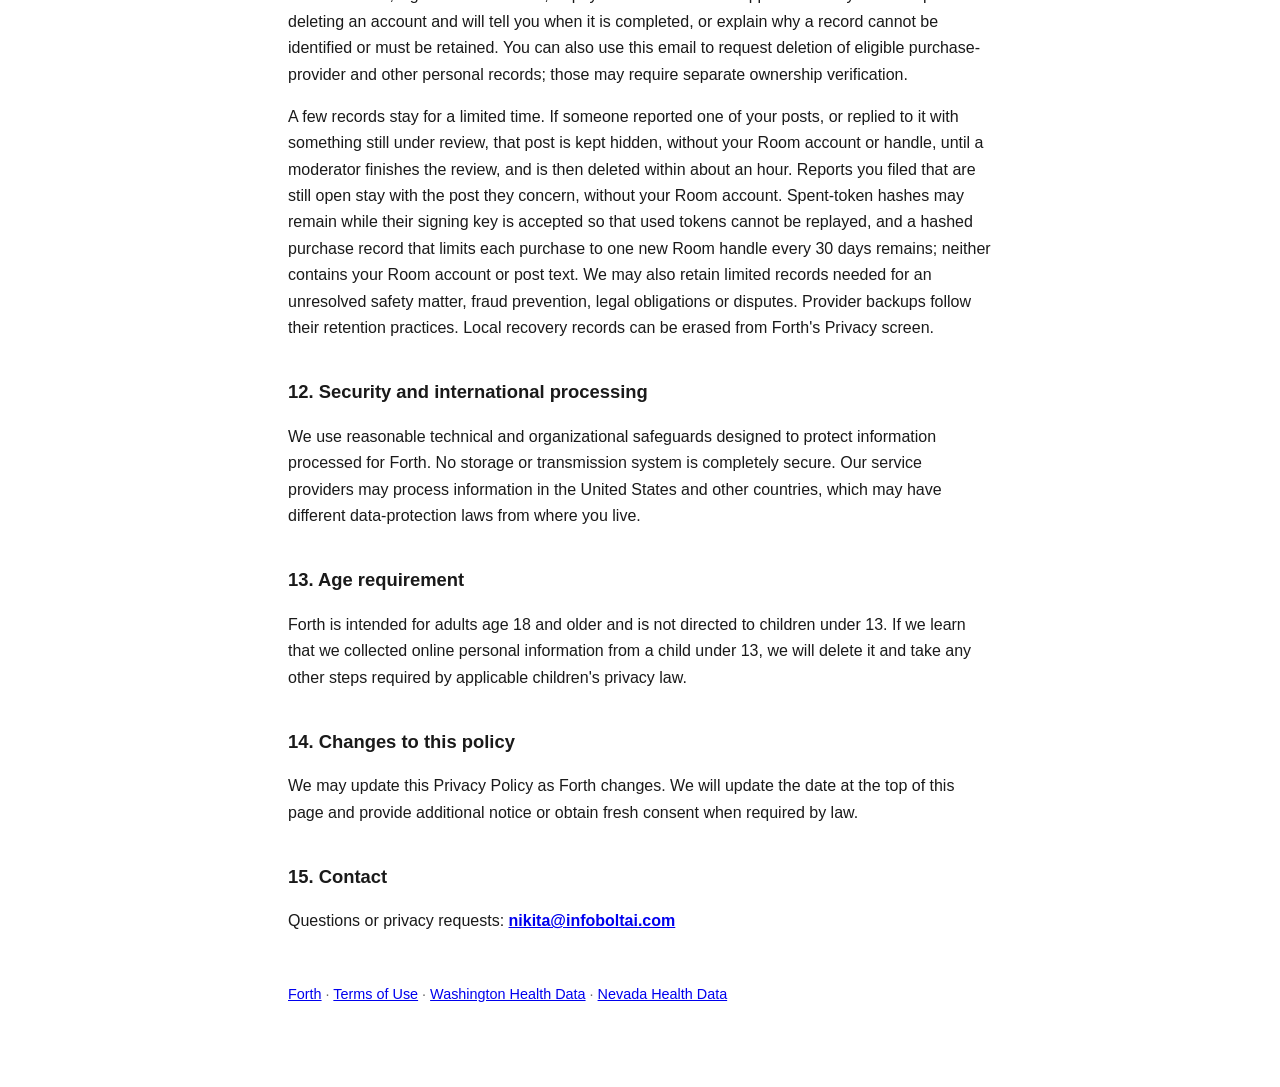
<file: privacy.html>
<!doctype html>
<html lang="en">
<head>
<meta charset="utf-8">
<meta name="viewport" content="width=device-width, initial-scale=1">
<title>Privacy Policy — Forth</title>
<style>
  :root { color-scheme: light dark; }
  body {
    font: 16px/1.65 -apple-system, BlinkMacSystemFont, "Segoe UI", Roboto, sans-serif;
    max-width: 44rem; margin: 0 auto; padding: 2.5rem 1.25rem 5rem;
    color: #1a1a1a; background: #fff;
  }
  @media (prefers-color-scheme: dark) {
    body { color: #e8e8e8; background: #121212; }
    a { color: #8ab4f8; }
    .summary { background: #1c1c1c; border-color: #333; }
  }
  h1 { font-size: 1.75rem; margin-bottom: .25rem; }
  h2 { font-size: 1.15rem; margin-top: 2.25rem; }
  h3 { font-size: 1rem; margin-top: 1.75rem; }
  .date { color: #666; font-size: .9rem; margin-top: 0; }
  .summary { background: #f6f6f6; border: 1px solid #e2e2e2; border-radius: .5rem; padding: 1rem 1.25rem; margin: 1.5rem 0; }
  ul { padding-left: 1.25rem; }
  li { margin: .4rem 0; }
  footer { margin-top: 3rem; font-size: .9rem; color: #666; }
</style>
</head>
<body>

<h1>Privacy Policy</h1>
<p class="date">Forth · Effective October 1, 2026 · Last updated November 16, 2026</p>

<div class="summary">
  <strong>Privacy at a glance.</strong> Forth keeps its core recovery features on
  your device. There is no app login. Optional web checkout collects a billing
  email and payment details through RevenueCat and Stripe. If you use The Room,
  the service hosting the feed receives the posts
  you share, a random community identifier, and standard authentication and
  connection information. The moderation provider receives post text without
  that identifier. The iOS app checks with Expo for app updates each time it
  starts, using a random installation identifier. The iOS app also uses limited
  product analytics unless you
  turn them off. The Android app does not send these product events to PostHog.
  We do not sell personal information, show ads, or track you across
  other apps and websites.
</div>

<h2>1. About this policy</h2>
<p>
  This Privacy Policy explains how information is processed when you use the
  Forth iOS and Android apps, The Room, Forth's support and legal pages, or
  communicate with Forth support (together, the "Services"). Forth is operated by
  <strong>Infobolt LLC</strong> ("Forth", "we", "us", or "our"). It should
  be read together with our
  <a href="./terms.html">Terms of Use</a>.
</p>
<p>
  Recovery and sexual-wellness information can be sensitive. Washington and
  Nevada residents should also read the separate
  <a href="./washington-consumer-health-data.html">Washington Consumer Health Data Privacy Policy</a>
  or
  <a href="./nevada-consumer-health-data.html">Nevada Consumer Health Data Privacy Policy</a>,
  as applicable.
</p>

<h2>2. Information processed on your device</h2>
<p>
  Most of Forth works without a traditional account or sign-up. Web checkout
  collects billing contact information as described in Section 6.
</p>
<p>
  Your assessment responses are used on your device to generate a plan. Once
  the plan is created, the raw responses are discarded and the resulting plan
  is stored locally.
</p>
<p>
  The following information is also stored locally:
</p>
<ul>
  <li>Your plan, reset history, intensity ratings, and reflections</li>
  <li>Your progress, world discoveries, and saved artwork</li>
  <li>Your blocker configuration and custom website addresses</li>
  <li>Your reminder, privacy, and app preferences</li>
  <li>Any creator code you enter or open through a direct Forth link</li>
</ul>
<p>
  Forth does not send the content of your plan, ratings, reflections, blocker
  selections, custom website addresses, or browsing history to us. If product
  analytics is enabled, limited event details such as game mode, session
  duration, and placement count may be sent as described in Section 4.
</p>
<p>
  Daily reminders are scheduled by your device. Forth does not operate a push
  notification server. If you enable the biometric lock, your device performs
  authentication and tells Forth whether it succeeded. Forth does not receive
  your biometric data or device passcode.
</p>

<h2>3. The Room</h2>

<h3>3.1 Community identity and records</h3>
<p>
  The Room is Forth's community feed, hosted by Supabase. When you first use it,
  Forth creates a community account with a random actor identifier and a
  generated handle. This account does not contain your name, email address, or
  phone number.
</p>
<p>
  To operate and protect The Room, the community service stores your actor
  identifier, handle, account creation time, moderation status, posts and
  replies, blocks, reports, and related timestamps. Reports also include the
  selected report reason. The service keeps limited technical records used to
  control access and prevent a Room eligibility token from being reused.
</p>
<p>
  The community database does not contain a direct field connecting your Room
  actor identifier to a store or RevenueCat customer identifier. We do not
  provide public profile pages, though posts are associated with the same actor
  identifier so that Forth can display conversations, identify your own posts,
  and apply blocks and moderation rules.
</p>

<h3>3.2 Posts and visibility</h3>
<p>
  Posts are limited to 500 characters and replies are limited to one level.
  Published posts are visible to other people who have access to The Room under
  the generated handle shown with the post.
</p>
<p>
  A generated handle is pseudonymous, but it does not guarantee anonymity.
  Details in a post may identify you, and the timing of a post may make a writer
  easier to recognize when the community is small. Avoid including names,
  contact details, or other information that could identify you or someone else.
</p>

<h3>3.3 Moderation</h3>
<p>
  Every submitted post is reviewed by an automated moderation service before it
  can be published. Forth sends the post text to Anthropic's commercial Claude
  API without the handle, actor identifier, subscription information, or post
  history. Forth does not use Room posts to train AI models or include them in
  product analytics.
</p>
<p>
  Anthropic states that commercial API inputs and outputs are
  <a href="https://privacy.claude.com/en/articles/7996868-is-my-data-used-for-model-training">not used to train its models by default</a>
  and are ordinarily deleted from its systems within 30 days, subject to limited
  safety, legal, or separately agreed exceptions. Its
  <a href="https://privacy.claude.com/en/articles/7996866-how-long-do-you-store-my-organization-s-data">commercial data retention notice</a>
  explains those periods and exceptions.
</p>
<p>
  The submitted post is stored in Forth's community database until it expires,
  whether it is published, held, or rejected. Held posts and reported posts are
  available for manual review. An authorized reviewer may see the post text,
  handle, timestamps, moderation status, report details, and account moderation
  history when completing that review.
</p>
<p>
  You can hide or report a post and block or unblock a handle from inside the app.
  Reports are stored with the reporter's actor identifier and are available for
  manual review. Reports are reviewed within 24 hours. We use Resend to email
  the developer when the moderation queue needs attention; these alerts do not
  include post text, handles, reporter identifiers, or report reasons.
</p>
<p>
  Posts leave the feed after seven days and are deleted from the active
  community database shortly afterward, except that unresolved reports and held
  posts may be retained privately until review is complete. Replies and reports linked to a deleted
  post are deleted with it. Other records, including the random Room account,
  handle, blocks, moderation history, and technical access records, may be retained
  for longer as described in Section 10.
</p>

<h2>4. Limited product analytics</h2>
<p>
  On iOS, unless you turn analytics off, Forth sends a limited set of product
  events to PostHog. These events use a random app identifier that is not linked
  to your name or contact information. They help us understand whether app features work
  and where people leave the setup flow.
</p>
<p>
  The Android app does not send these product events to PostHog. This does not
  stop purchase processing or the information you choose to share in The Room.
</p>
<p>
  Events may record that a creator referral link was opened; an onboarding
  screen was reached, or the onboarding page failed to open; a plan-reveal,
  offer, purchase, or restore event occurred; you chose a reason from the short
  list shown after you close Apple's purchase sheet without subscribing; the
  dashboard, World, gallery, or The Room was viewed; a reset or game activity
  occurred; a post or reply submission was attempted; the blocker changed; or a
  reminder was enabled. Limited fields may include the app version, a step
  number, which onboarding screen was reached, offer and plan identifiers, the
  reason you chose from that list, game mode, duration, placement count, post
  type, restore outcome, and creator code.
</p>
<p>
  Analytics does not include assessment responses, plan content, ratings,
  reflections, post text, handles, report or block reasons, blocker selections,
  custom website addresses, or browsing history. PostHog person profiles,
  session recording, automatic screen capture, and IP-based location lookup are
  disabled.
</p>
<p>
  You can turn analytics off from the Privacy screen. This stops future
  analytics events from being sent; it does not automatically delete events
  already received by PostHog.
</p>

<h2>5. App updates</h2>
<p>
  Each time it starts, the Forth iOS app asks Expo, our app update provider,
  whether a newer version of the app's code is available, and downloads it if there is
  one. Each request includes a random installation identifier that Forth creates
  the first time it checks, the device platform, the version of Forth's code that
  is running, and the update channel. If Forth hit an error while starting, the next
  request also includes that error's message. The installation identifier
  is not linked to your name, email address, or Room handle, and reinstalling
  Forth replaces it. Expo also receives the technical connection information
  described in Section 9. Expo uses this information to deliver updates and to
  count how many installations receive them. Forth does not add your assessment
  responses, plan, ratings, reflections, blocker selections, or Room posts to
  these requests.
</p>

<h2>6. Purchases and subscriptions</h2>
<p>
  Apple processes App Store subscription payments. We do not receive your full payment
  card or Apple Account credentials. Forth uses RevenueCat to manage purchase
  status. RevenueCat receives an anonymous customer identifier, Apple
  receipt and purchase information, subscription status, last-use information,
  and basic device and operating-system details. RevenueCat does not receive
  your assessment responses, plan, reflections, blocker choices, or Room posts
  from Forth.
</p>
<p>
  For Google Play purchases on Android, Google processes subscription payments.
  RevenueCat receives an anonymous customer identifier, Google purchase tokens
  and purchase information, subscription status, last-use information, and
  basic device and operating-system details. We do not receive your full
  payment card details or Google Account credentials.
</p>
<p>
  If you choose web checkout, RevenueCat manages your subscription and Stripe
  processes payment. We pass RevenueCat's app customer identifier to checkout
  so the purchase can unlock access in Forth. Checkout collects your billing
  email and the payment and billing details needed to complete the purchase.
  RevenueCat and Stripe process these details and transaction records to manage
  charges, renewals, receipts, cancellation, refunds, security, and support.
  We can access billing contact information, subscription status, and transaction
  records through their dashboards, but do not receive your full card number or
  security code. Your billing email is not added to product analytics or used
  to identify you in The Room. Forth does not send your assessment responses,
  plan, reflections, blocker choices, or Room posts to web checkout.
</p>
<p>
  Apple's handling of your purchase is described in
  <a href="https://www.apple.com/legal/privacy/">Apple's Privacy Policy</a>, and
  Google's handling of Google Play purchases is described in
  <a href="https://policies.google.com/privacy">Google's Privacy Policy</a>.
  RevenueCat's handling of purchase information is described in its
  <a href="https://www.revenuecat.com/privacy-policy">RevenueCat Privacy Policy</a>.
  Stripe's handling of web payment information is described in the
  <a href="https://stripe.com/privacy">Stripe Privacy Policy</a>.
</p>

<h2>7. The blocker and device permissions</h2>
<p>
  On iOS, Forth's optional blocker uses Apple's Screen Time system. For apps,
  categories, and web domains selected through Apple's picker, Forth receives opaque tokens
  and counts rather than the selected names. Those tokens stay on your device.
  Custom website addresses are also stored locally and passed to the blocking
  system on your device. When you enable Forth's Safari extension, it checks
  the current top-level website hostname locally against your blocking rules
  to open a Reset for supported matches. It does not send visited hostnames
  to us or store browsing history.
</p>
<p>
  On Android, Forth's optional blocker uses Accessibility after separate consent.
  It reads app package names, window positions and focus information on supported
  displays to apply the rules you choose and keep essential controls available.
  Website checks read visible addresses, including optional Reddit community
  paths, from known address bars in Chrome, Firefox, DuckDuckGo and Brave.
  Embedded pages and native Reddit feeds are not inspected.
</p>
<p>
  These checks run on your device. Forth's Accessibility blocker does not save
  or transmit visited addresses, browsing history, page content or temporary
  window snapshots. Your blocking choices, schedules, break deadlines, pending
  Reset state and browser connection-test results stay on your device. You can
  turn off Accessibility access in Android Settings.
</p>
<p>
  On Android, optional network protection uses Android's VPN permission after
  separate consent. It filters other apps' DNS lookups for website and service
  names, including background requests. These lookups do not prove that you
  visited a page. Forth blocks matching names locally without forwarding them.
  Allowed DNS requests go to Cloudflare over encrypted HTTPS; Cloudflare receives
  those names and your connection's IP address. With Adult websites on, Forth
  uses Cloudflare Families' adult-content and malware filtering; with it off,
  Forth uses Cloudflare's unfiltered Public DNS. Full web traffic, URL paths and
  page contents are not sent through this DNS connection. Forth keeps no DNS
  visit history. Cloudflare keeps limited resolver logs and gives APNIC limited
  access to anonymized research data, as described in its
  <a href="https://developers.cloudflare.com/1.1.1.1/privacy/public-dns-resolver/">resolver privacy notice</a>.
  Apps using their own DNS, cached answers or direct IP connections can bypass
  filtering. You can disconnect in Forth or turn Forth's VPN off in Android
  Settings. Removing your saved Cloudflare choice withdraws consent and
  disconnects.
</p>
<p>
  Forth does not request access to your contacts, photos, microphone, camera, or
  precise location. It may request notification permission for a local daily
  reminder and biometric authentication permission for the optional app lock.
</p>

<h2>8. Support communications</h2>
<p>
  If you email us, we receive your email address and the information you include
  in your message. We use it to respond, troubleshoot, and keep a reasonable
  record of the support request. Please avoid sending sensitive information that
  is not needed to answer your question.
</p>
<p>
  If you send a bug report from the app's settings, the app sends what you tick,
  what you write, the email address you add (if any), and the app version to
  Forth's Supabase database, and we receive the report by email through Resend.
  We use it to fix what isn't working and, if you left an address, to reply.
  Nothing else from the app goes with it.
</p>
<p>
  Forth's support and legal pages are hosted through GitHub Pages. When you
  visit them, GitHub receives standard technical request information such as
  your IP address, request time, and browser or device information to deliver
  and secure the pages.
</p>

<h2>9. How information is used and disclosed</h2>
<p>We use the information described above to:</p>
<ul>
  <li>Provide the app, The Room, and the features you request</li>
  <li>Manage subscription access</li>
  <li>Moderate community content and enforce the Terms of Use</li>
  <li>Maintain security, prevent abuse, and troubleshoot reliability</li>
  <li>Understand product usage and improve Forth</li>
  <li>Respond to support requests and comply with legal obligations</li>
</ul>
<p>
  Our service providers include
  <a href="https://supabase.com/privacy">Supabase</a>, which hosts The Room, its
  community accounts, and bug reports;
  <a href="https://resend.com/legal/privacy-policy">Resend</a>, which delivers
  moderation alerts and bug reports to us by email; Anthropic, which processes post text for moderation;
  <a href="https://posthog.com/privacy">PostHog</a>, which processes product
  analytics; RevenueCat, which manages purchase status and web subscriptions;
  Stripe, which processes web payments; Apple, which processes App Store payments
  and provides device services;
  <a href="https://policies.google.com/privacy">Google</a>, which delivers
  support messages through Gmail and processes Google Play purchases;
  <a href="https://expo.dev/privacy">Expo</a>, which delivers app updates; and
  <a href="https://docs.github.com/en/site-policy/privacy-policies/github-general-privacy-statement">GitHub</a>,
  which hosts the support and legal pages. We use these providers for the
  purposes described in this policy. We only share personal information with
  service providers that protect it with the same or equal protection
  described in this policy. Their handling of information is also
  governed by their terms, privacy commitments, and applicable law.
</p>
<p>
  When Forth connects to an online service, the provider also receives technical
  connection information such as an IP address, request time, and app, browser,
  device, or operating-system information. Providers may create authentication,
  security, and diagnostic logs to deliver, protect, and troubleshoot their
  services. Forth does not collect precise location, and PostHog's IP-based
  location lookup is disabled.
</p>
<p>
  We do not sell personal information, use it for targeted advertising across
  unrelated apps or websites, or provide it to data brokers. We may disclose limited
  information if reasonably necessary to comply with law, protect the rights or
  safety of users and others, investigate misuse, or complete a business
  transfer. Where required, we will provide notice of a material change in who
  controls the information.
</p>

<h2>10. Retention and deletion</h2>
<p>
  Local information remains on your device until it is changed or removed. The
  Privacy screen includes a control for erasing certain local recovery records.
  That control does not cancel your subscription, delete Room records, or reset
  every device-managed permission, setting or credential. Some
  security credentials are stored through the iOS Keychain and may remain after
  an app uninstall under Apple's device-storage behavior.
</p>
<p>
  Room posts leave the feed after seven days and are deleted from the active
  community database shortly afterward, except for content kept privately while
  a report or moderation review is unresolved. Reports linked to those posts are
  deleted with them. Pseudonymous account records, handles, blocks, moderation
  history, and technical access records may be kept while needed to operate and
  protect The Room, meet legal obligations, or resolve disputes.
</p>
<p>
  Analytics, app update, purchase, moderation-provider, and support records are retained
  according to the purpose for which they were collected and the applicable
  provider settings or legal requirements. Deleted information may remain in
  service-provider backups subject to their retention practices and legal
  requirements.
</p>

<h2>11. Your choices and privacy rights</h2>
<ul>
  <li><strong>Analytics:</strong> turn off future product analytics from the Privacy screen.</li>
  <li><strong>Certain local recovery records:</strong> use the erase control on the Privacy screen.</li>
  <li><strong>Reminders and app lock:</strong> change these settings in Forth or your device settings.</li>
  <li><strong>Android blocker:</strong> turn off Accessibility access in Android Settings.</li>
  <li><strong>Android network protection:</strong> disconnect in Forth, remove your saved Cloudflare choice, or turn Forth's VPN off in Android Settings.</li>
  <li><strong>Community controls:</strong> report posts and block or unblock handles in The Room.</li>
  <li><strong>Room account:</strong> delete it from Forth's Privacy screen (see <a href="#delete-account">Delete your Room account</a>).</li>
</ul>
<p>
  Depending on where you live, you may have rights to access, correct, delete,
  or restrict the use of personal information, or to object to certain
  processing. To make a request, email us at the address below. Because Forth
  does not collect your name or email as an app account, we may need information
  from your device to verify that a Room record belongs to you. We may retain
  information when required by law or when a legal exception applies.
</p>
<p>
  The separate
  <a href="./washington-consumer-health-data.html">Washington</a> and
  <a href="./nevada-consumer-health-data.html">Nevada</a> consumer health data
  policies explain additional rights and request and appeal procedures for
  residents covered by those laws.
</p>

<h3 id="delete-account">Delete your Room account</h3>
<p>
  In Forth, open Privacy, go to Account &amp; data deletion and tap
  “Delete my Room account.” After you confirm, Forth deletes your Room account,
  generated handle, posts and replies, blocks, and reports, and this phone
  forgets its Room sign-in. Deleting your Room account does not cancel an
  Apple, Google Play or web subscription; manage future charges through your
  store or purchase-provider subscription settings.
</p>
<p>
  If you no longer have the app, or your version of Forth does not show this
  option, email
  <a href="mailto:nikita@infoboltai.com?subject=Forth%20account%20and%20data%20deletion">nikita@infoboltai.com</a>
  with the subject “Forth account and data deletion.” Include your generated
  Room name or a previous support reference if you have one. Do not send
  passwords, access or refresh tokens, signed Room tokens, or payment-card
  details. Support will verify ownership before deleting an account and will
  tell you when it is completed, or explain why a record cannot be identified
  or must be retained. You can also use this email to request deletion of
  eligible purchase-provider and other personal records; those may require
  separate ownership verification.
</p>
<p>
  A few records stay for a limited time. If someone reported one of your posts,
  or replied to it with something still under review, that post is kept hidden,
  without your Room account or handle, until a moderator finishes the review,
  and is then deleted within about an hour. Reports you filed that are still
  open stay with the post they concern, without your Room account. Spent-token
  hashes may remain while their signing key is accepted so that used tokens
  cannot be replayed, and a hashed purchase record that limits each purchase to
  one new Room handle every 30 days remains; neither contains your Room account
  or post text. We may also retain limited records needed for an unresolved
  safety matter, fraud prevention, legal obligations or disputes. Provider
  backups follow their retention practices. Local recovery records can be
  erased from Forth's Privacy screen.
</p>

<h2>12. Security and international processing</h2>
<p>
  We use reasonable technical and organizational safeguards designed to protect
  information processed for Forth. No storage or transmission system is
  completely secure. Our service providers may process information in the
  United States and other countries, which may have different data-protection
  laws from where you live.
</p>

<h2>13. Age requirement</h2>
<p>
  Forth is intended for adults age 18 and older and is not directed to children
  under 13. If we learn that we collected online personal information from a
  child under 13, we will delete it and take any other steps required by
  applicable children's privacy law.
</p>

<h2>14. Changes to this policy</h2>
<p>
  We may update this Privacy Policy as Forth changes. We will update the date at
  the top of this page and provide additional notice or obtain fresh consent
  when required by law.
</p>

<h2>15. Contact</h2>
<p>
  Questions or privacy requests:
  <strong><a href="mailto:nikita@infoboltai.com">nikita@infoboltai.com</a></strong>
</p>

<footer>
  <a href="./index.html">Forth</a> ·
  <a href="./terms.html">Terms of Use</a> ·
  <a href="./washington-consumer-health-data.html">Washington Health Data</a> ·
  <a href="./nevada-consumer-health-data.html">Nevada Health Data</a>
</footer>

</body>
</html>
</file>
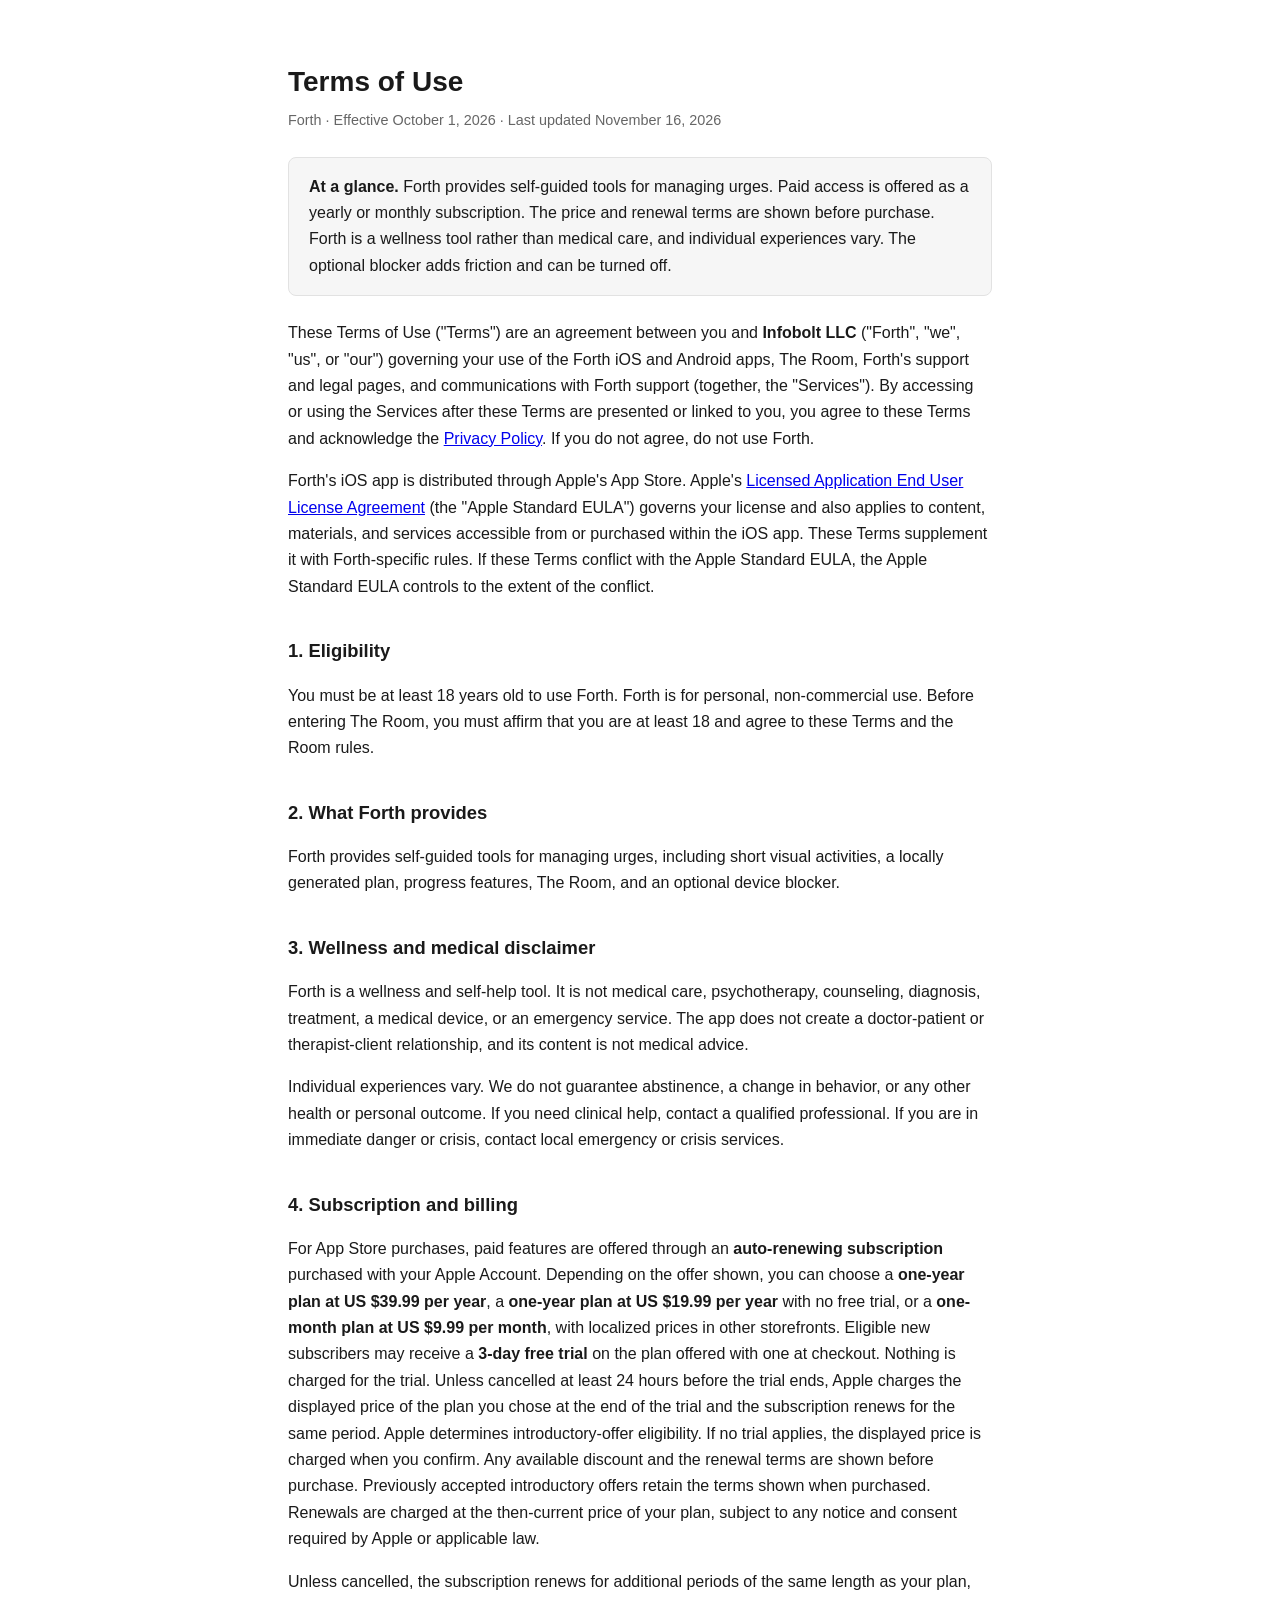
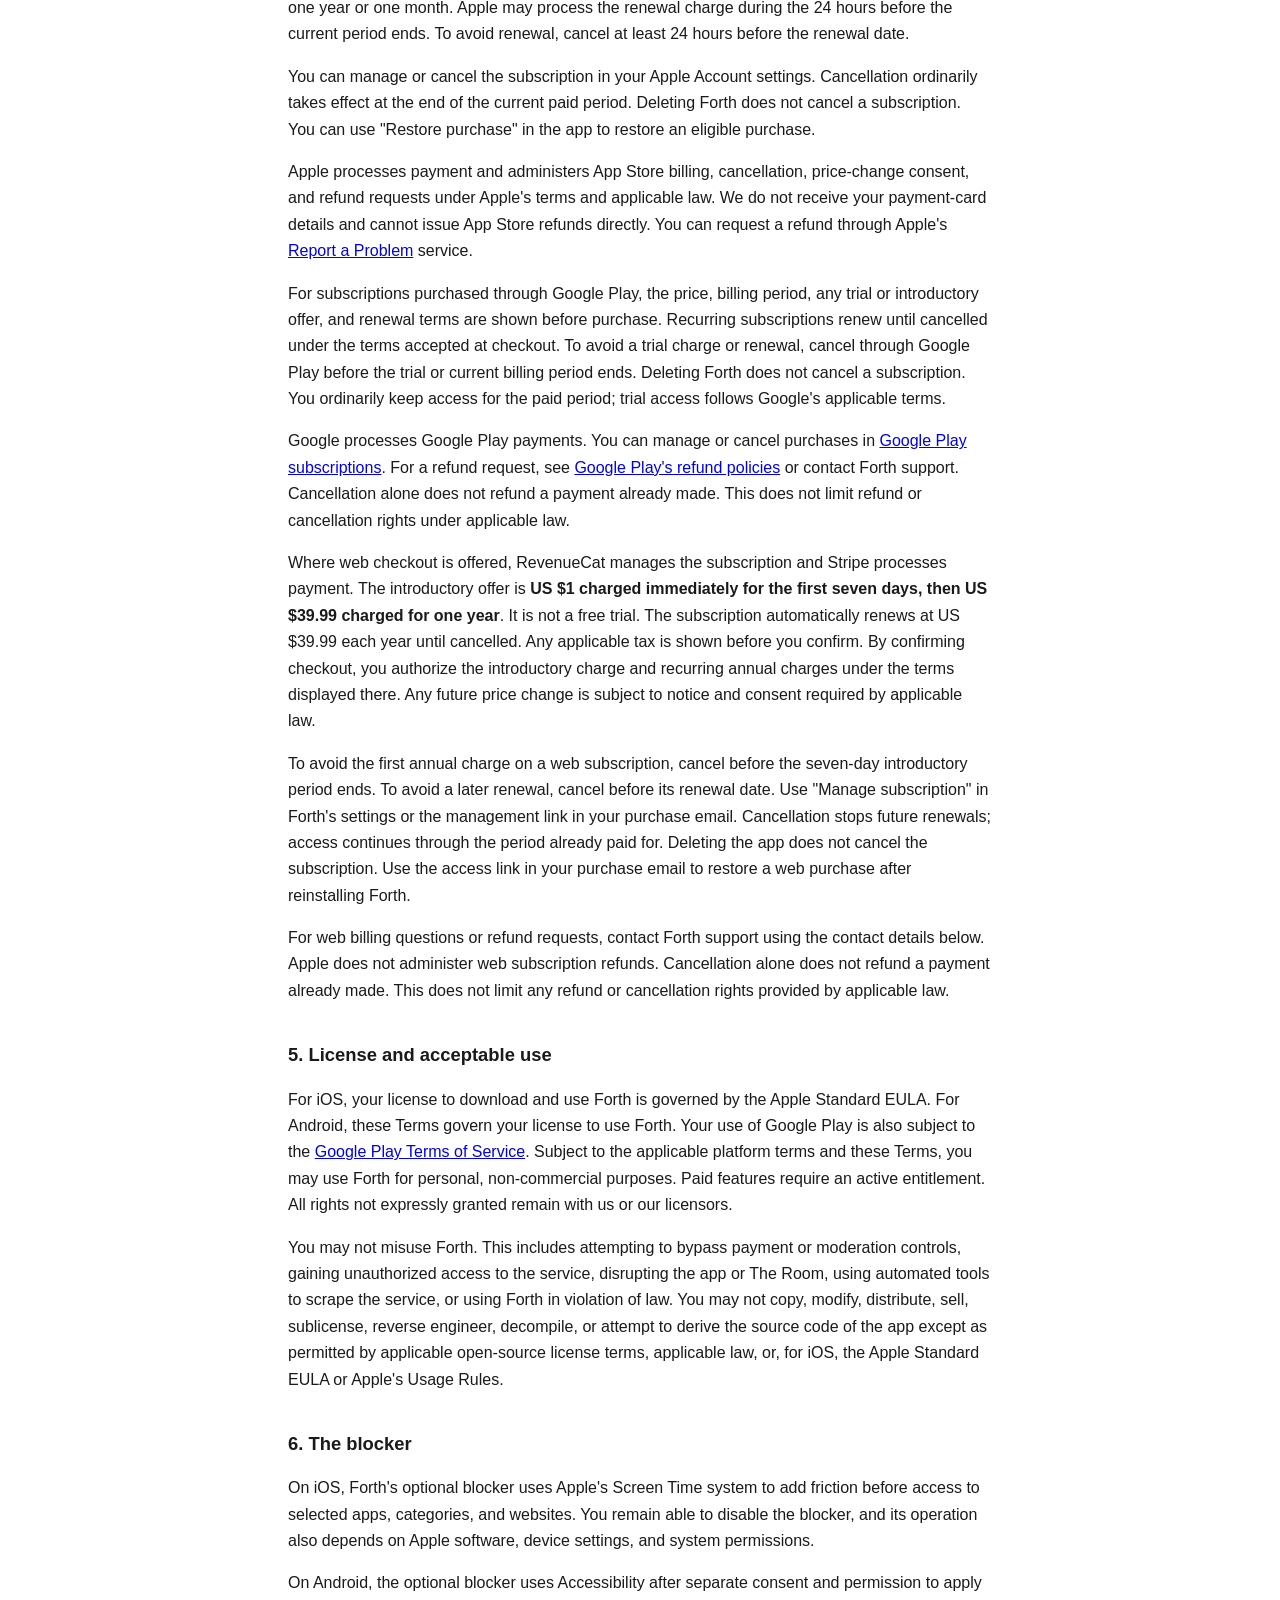
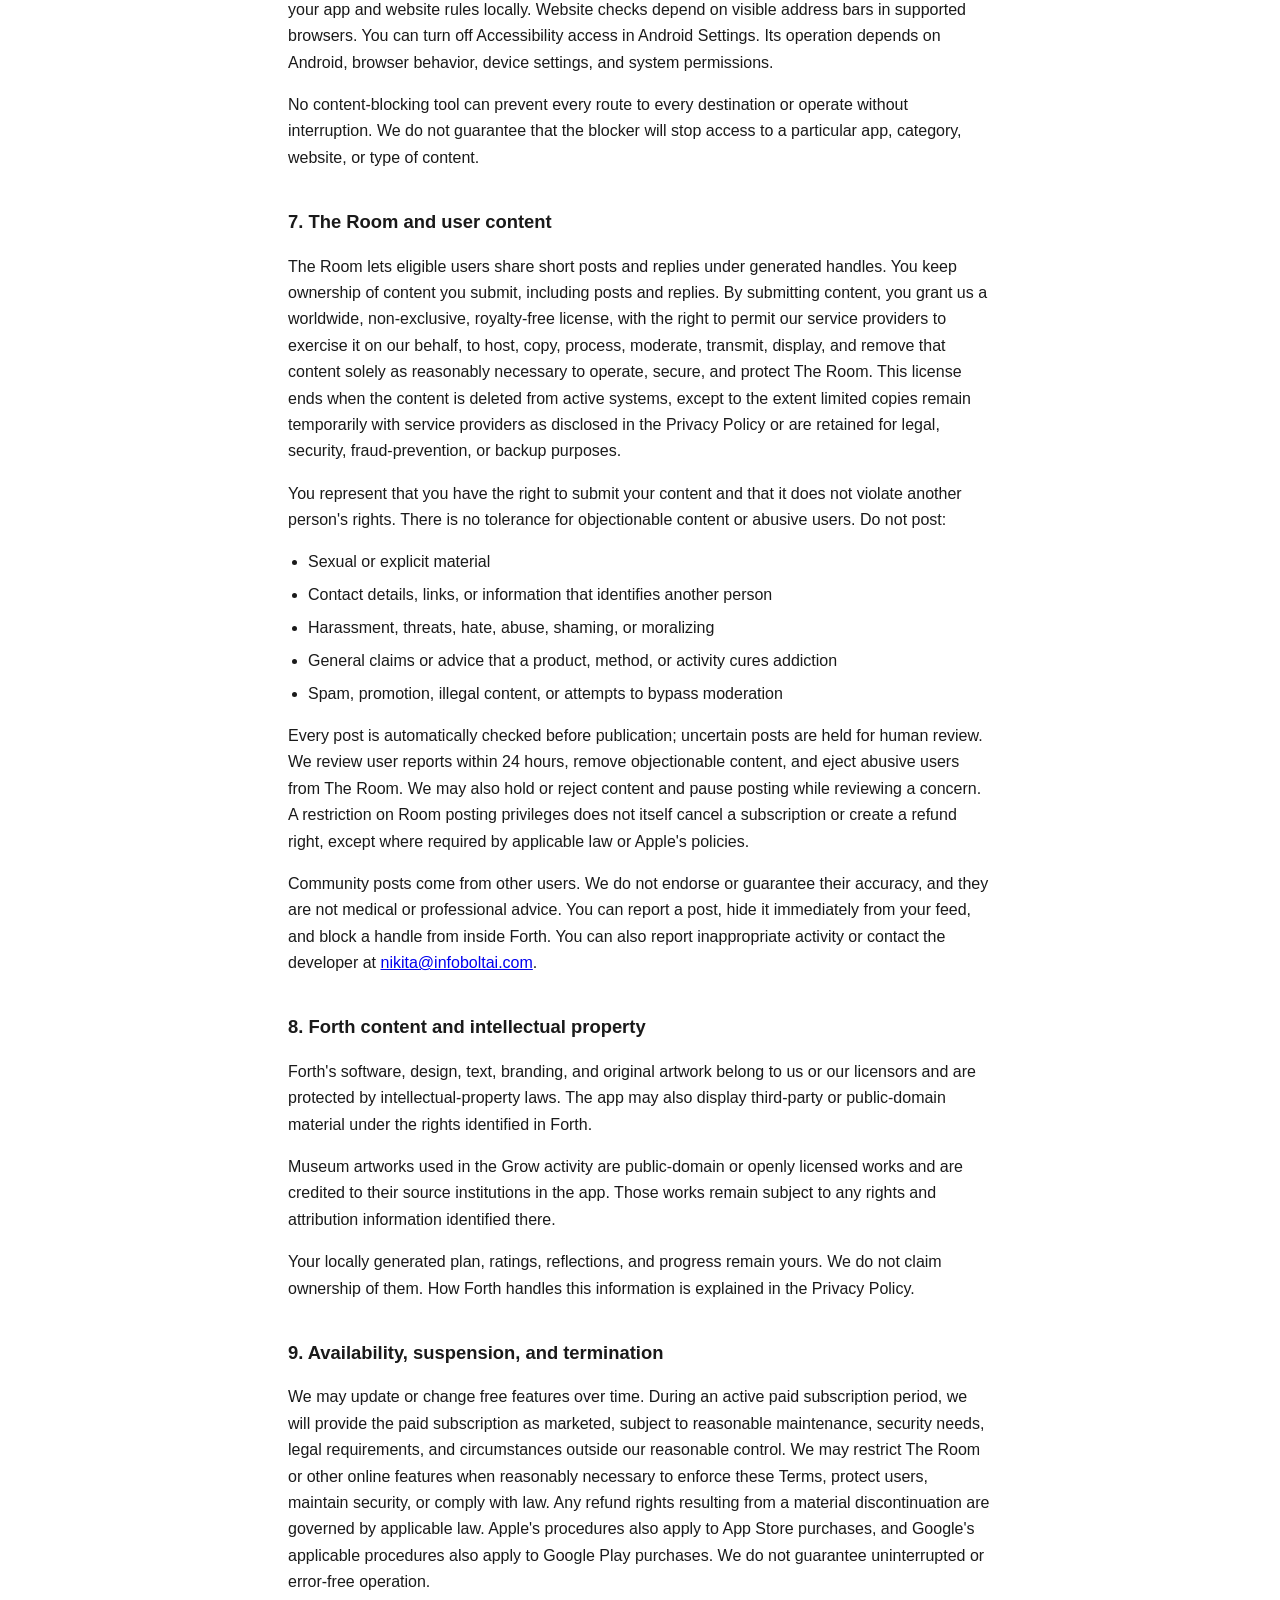
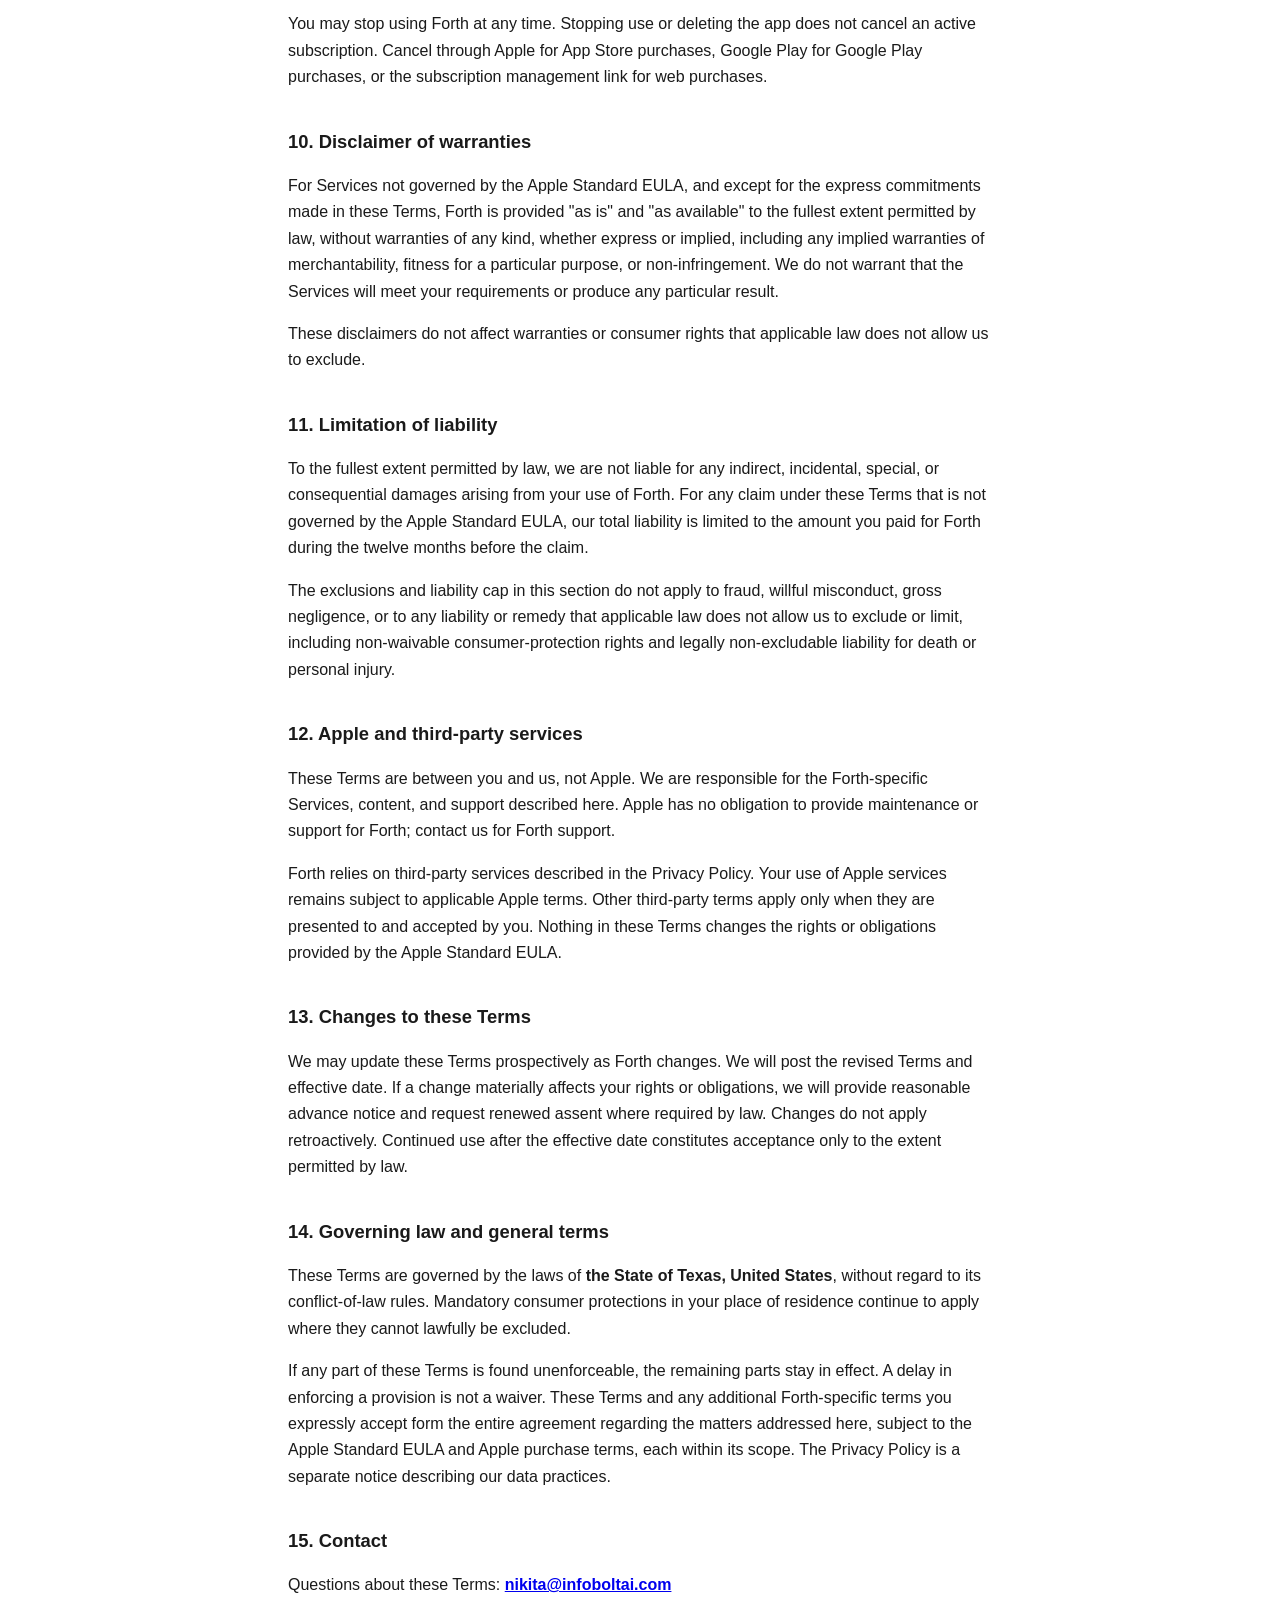
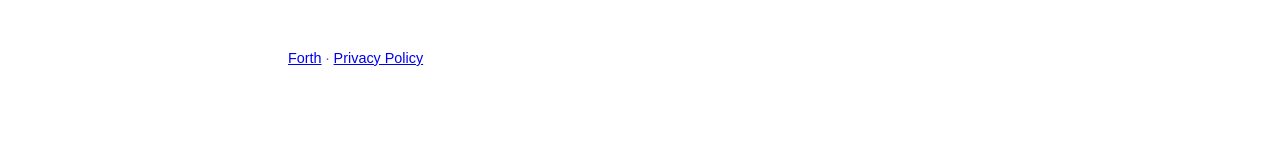
<file: terms.html>
<!doctype html>
<html lang="en">
<head>
<meta charset="utf-8">
<meta name="viewport" content="width=device-width, initial-scale=1">
<title>Terms of Use — Forth</title>
<style>
  :root { color-scheme: light dark; }
  body {
    font: 16px/1.65 -apple-system, BlinkMacSystemFont, "Segoe UI", Roboto, sans-serif;
    max-width: 44rem; margin: 0 auto; padding: 2.5rem 1.25rem 5rem;
    color: #1a1a1a; background: #fff;
  }
  @media (prefers-color-scheme: dark) {
    body { color: #e8e8e8; background: #121212; }
    a { color: #8ab4f8; }
    .summary { background: #1c1c1c; border-color: #333; }
  }
  h1 { font-size: 1.75rem; margin-bottom: .25rem; }
  h2 { font-size: 1.15rem; margin-top: 2.25rem; }
  .date { color: #666; font-size: .9rem; margin-top: 0; }
  .summary { background: #f6f6f6; border: 1px solid #e2e2e2; border-radius: .5rem; padding: 1rem 1.25rem; margin: 1.5rem 0; }
  ul { padding-left: 1.25rem; }
  li { margin: .4rem 0; }
  footer { margin-top: 3rem; font-size: .9rem; color: #666; }
</style>
</head>
<body>

<h1>Terms of Use</h1>
<p class="date">Forth · Effective October 1, 2026 · Last updated November 16, 2026</p>

<div class="summary">
  <strong>At a glance.</strong> Forth provides self-guided tools for managing
  urges. Paid access is offered as a yearly or monthly subscription. The price and renewal
  terms are shown before purchase. Forth is a wellness tool rather than medical care, and individual
  experiences vary. The optional blocker adds friction and can be turned off.
</div>

<p>
  These Terms of Use ("Terms") are an agreement between you and
  <strong>Infobolt LLC</strong> ("Forth", "we", "us", or "our") governing
  your use of the Forth iOS and Android apps, The Room, Forth's support and legal pages, and
  communications with Forth support (together, the "Services"). By accessing
  or using the Services after these Terms are presented or linked to you, you
  agree to these Terms and acknowledge the
  <a href="./privacy.html">Privacy Policy</a>. If you do not agree, do not use
  Forth.
</p>
<p>
  Forth's iOS app is distributed through Apple's App Store. Apple's
  <a href="https://www.apple.com/legal/internet-services/itunes/dev/stdeula/">Licensed Application End User License Agreement</a>
  (the "Apple Standard EULA") governs your license and also applies to content,
  materials, and services accessible from or purchased within the iOS app. These
  Terms supplement it with Forth-specific rules. If these Terms conflict with
  the Apple Standard EULA, the Apple Standard EULA controls to the extent of the
  conflict.
</p>

<h2>1. Eligibility</h2>
<p>
  You must be at least 18 years old to use Forth. Forth is for personal,
  non-commercial use. Before entering The Room, you must affirm that you are
  at least 18 and agree to these Terms and the Room rules.
</p>

<h2>2. What Forth provides</h2>
<p>
  Forth provides self-guided tools for managing urges, including short visual
  activities, a locally generated plan, progress features, The Room, and an
  optional device blocker.
</p>

<h2>3. Wellness and medical disclaimer</h2>
<p>
  Forth is a wellness and self-help tool. It is not medical care, psychotherapy,
  counseling, diagnosis, treatment, a medical device, or an emergency service.
  The app does not create a doctor-patient or therapist-client relationship, and
  its content is not medical advice.
</p>
<p>
  Individual experiences vary. We do not guarantee abstinence, a change in
  behavior, or any other health or personal outcome. If you need clinical help,
  contact a qualified professional. If you are in immediate danger or crisis,
  contact local emergency or crisis services.
</p>

<h2>4. Subscription and billing</h2>
<p>
  For App Store purchases, paid features are offered through an <strong>auto-renewing
  subscription</strong> purchased with your Apple Account. Depending on the offer
  shown, you can choose a <strong>one-year plan at US $39.99 per year</strong>, a
  <strong>one-year plan at US $19.99 per year</strong> with no free trial, or a
  <strong>one-month plan at US $9.99 per month</strong>, with localized prices in other
  storefronts. Eligible new subscribers may receive a <strong>3-day free
  trial</strong> on the plan offered with one at checkout. Nothing is charged for the
  trial. Unless cancelled at least 24 hours before the trial ends, Apple charges the
  displayed price of the plan you chose at the end of the trial and the subscription
  renews for the same period. Apple determines introductory-offer eligibility. If no
  trial applies, the displayed price is charged when you confirm. Any available
  discount and the renewal terms are shown before purchase. Previously accepted
  introductory offers retain the terms shown when purchased. Renewals are charged at the
  then-current price of your plan, subject to any
  notice and consent required by Apple or applicable law.
</p>
<p>
  Unless cancelled, the subscription renews for additional periods of the same
  length as your plan, one year or one month.
  Apple may process the renewal charge during the 24 hours before the current
  period ends. To avoid renewal, cancel at least 24 hours before the renewal
  date.
</p>
<p>
  You can manage or cancel the subscription in your Apple Account settings.
  Cancellation ordinarily takes effect at the end of the current paid period.
  Deleting Forth does not cancel a subscription. You can use "Restore purchase"
  in the app to restore an eligible purchase.
</p>
<p>
  Apple processes payment and administers App Store billing, cancellation,
  price-change consent, and refund requests under Apple's terms and applicable
  law. We do not receive your payment-card details and cannot issue App Store
  refunds directly. You can request a refund through Apple's
  <a href="https://reportaproblem.apple.com/">Report a Problem</a> service.
</p>
<p>
  For subscriptions purchased through Google Play, the price, billing period,
  any trial or introductory offer, and renewal terms are shown before purchase.
  Recurring subscriptions renew until cancelled under the terms accepted at
  checkout. To avoid a trial charge or renewal, cancel through Google Play before
  the trial or current billing period ends. Deleting Forth does not cancel a
  subscription. You ordinarily keep access for the paid period; trial access
  follows Google's applicable terms.
</p>
<p>
  Google processes Google Play payments. You can manage or cancel purchases in
  <a href="https://play.google.com/store/account/subscriptions">Google Play subscriptions</a>.
  For a refund request, see
  <a href="https://support.google.com/googleplay/answer/2479637">Google Play's refund policies</a>
  or contact Forth support. Cancellation alone does not refund a payment already
  made. This does not limit refund or cancellation rights under applicable law.
</p>
<p>
  Where web checkout is offered, RevenueCat manages the subscription and Stripe
  processes payment. The introductory offer is <strong>US $1 charged immediately
  for the first seven days, then US $39.99 charged for one year</strong>.
  It is not a free trial. The subscription automatically renews at US $39.99
  each year until cancelled. Any applicable tax is shown before you confirm.
  By confirming checkout, you authorize the introductory charge and recurring
  annual charges under the terms displayed there. Any future price change is
  subject to notice and consent required by applicable law.
</p>
<p>
  To avoid the first annual charge on a web subscription, cancel before the
  seven-day introductory period ends. To avoid a later renewal, cancel before
  its renewal date. Use "Manage subscription" in Forth's settings or the
  management link in your purchase email. Cancellation stops future renewals;
  access continues through the period already paid for. Deleting the app does
  not cancel the subscription. Use the access link in your purchase email to
  restore a web purchase after reinstalling Forth.
</p>
<p>
  For web billing questions or refund requests, contact Forth support using the
  contact details below. Apple does not administer web subscription refunds.
  Cancellation alone does not refund a payment already made. This does not
  limit any refund or cancellation rights provided by applicable law.
</p>

<h2>5. License and acceptable use</h2>
<p>
  For iOS, your license to download and use Forth is governed by the Apple
  Standard EULA. For Android, these Terms govern your license to use Forth.
  Your use of Google Play is also subject to the
  <a href="https://play.google.com/about/play-terms/">Google Play Terms of Service</a>.
  Subject to the applicable platform terms and these Terms, you may use Forth
  for personal, non-commercial purposes. Paid features require an active
  entitlement. All rights not expressly granted remain with us or our licensors.
</p>
<p>
  You may not misuse Forth. This includes attempting to bypass payment or
  moderation controls, gaining unauthorized access to the service, disrupting
  the app or The Room, using automated tools to scrape the service, or using
  Forth in violation of law. You may not copy, modify, distribute, sell,
  sublicense, reverse engineer, decompile, or attempt to derive the source code
  of the app except as permitted by applicable open-source license terms,
  applicable law, or, for iOS, the Apple Standard EULA or Apple's Usage Rules.
</p>

<h2>6. The blocker</h2>
<p>
  On iOS, Forth's optional blocker uses Apple's Screen Time system to add friction before
  access to selected apps, categories, and websites. You remain able to disable
  the blocker, and its operation also depends on Apple software, device settings,
  and system permissions.
</p>
<p>
  On Android, the optional blocker uses Accessibility after separate consent
  and permission to apply your app and website rules locally. Website checks
  depend on visible address bars in supported browsers. You can turn off
  Accessibility access in Android Settings. Its operation depends on Android,
  browser behavior, device settings, and system permissions.
</p>
<p>
  No content-blocking tool can prevent every route to every destination or
  operate without interruption. We do not guarantee that the blocker will stop
  access to a particular app, category, website, or type of content.
</p>

<h2>7. The Room and user content</h2>
<p>
  The Room lets eligible users share short posts and replies under generated
  handles. You keep ownership of content you submit, including posts and
  replies. By submitting content, you grant us a worldwide, non-exclusive,
  royalty-free license, with the right to permit our service providers to
  exercise it on our behalf, to host, copy, process, moderate, transmit, display,
  and remove that content solely as reasonably necessary to operate, secure, and
  protect The Room. This license ends when the content is deleted from active
  systems, except to the extent limited copies remain temporarily with service
  providers as disclosed in the Privacy Policy or are retained for legal,
  security, fraud-prevention, or backup purposes.
</p>
<p>
  You represent that you have the right to submit your content and that it does
  not violate another person's rights. There is no tolerance for objectionable
  content or abusive users. Do not post:
</p>
<ul>
  <li>Sexual or explicit material</li>
  <li>Contact details, links, or information that identifies another person</li>
  <li>Harassment, threats, hate, abuse, shaming, or moralizing</li>
  <li>General claims or advice that a product, method, or activity cures addiction</li>
  <li>Spam, promotion, illegal content, or attempts to bypass moderation</li>
</ul>
<p>
  Every post is automatically checked before publication; uncertain posts are
  held for human review. We review user reports within 24 hours, remove
  objectionable content, and eject abusive users from The Room. We may also
  hold or reject content and pause posting while reviewing a concern. A restriction on Room
  posting privileges does not itself cancel a subscription or create a refund
  right, except where required by applicable law or Apple's policies.
</p>
<p>
  Community posts come from other users. We do not endorse or guarantee their
  accuracy, and they are not medical or professional advice. You can report a
  post, hide it immediately from your feed, and block a handle from inside
  Forth. You can also report inappropriate activity or contact the developer at
  <a href="mailto:nikita@infoboltai.com">nikita@infoboltai.com</a>.
</p>

<h2>8. Forth content and intellectual property</h2>
<p>
  Forth's software, design, text, branding, and original artwork belong to us or
  our licensors and are protected by intellectual-property laws. The app may
  also display third-party or public-domain material under the rights identified
  in Forth.
</p>
<p>
  Museum artworks used in the Grow activity are public-domain or openly licensed
  works and are credited to their source institutions in the app. Those works
  remain subject to any rights and attribution information identified there.
</p>
<p>
  Your locally generated plan, ratings, reflections, and progress remain yours.
  We do not claim ownership of them. How Forth handles this information is
  explained in the Privacy Policy.
</p>

<h2>9. Availability, suspension, and termination</h2>
<p>
  We may update or change free features over time. During an active paid
  subscription period, we will provide the paid subscription as marketed,
  subject to reasonable maintenance, security needs, legal requirements, and
  circumstances outside our reasonable control. We may restrict The Room or
  other online features when reasonably necessary to enforce these Terms,
  protect users, maintain security, or comply with law. Any refund rights
  resulting from a material discontinuation are governed by applicable law.
  Apple's procedures also apply to App Store purchases, and Google's applicable
  procedures also apply to Google Play purchases. We do not guarantee uninterrupted or error-free operation.
</p>
<p>
  You may stop using Forth at any time. Stopping use or deleting the app does not
  cancel an active subscription. Cancel through Apple for App Store purchases,
  Google Play for Google Play purchases, or the subscription management link
  for web purchases.
</p>

<h2>10. Disclaimer of warranties</h2>
<p>
  For Services not governed by the Apple Standard EULA, and except for the
  express commitments made in these Terms, Forth is provided "as is" and "as
  available" to the fullest extent permitted by law, without warranties of any
  kind, whether express or implied, including any implied warranties of
  merchantability, fitness for a particular purpose, or non-infringement. We do
  not warrant that the Services will meet your requirements or produce any
  particular result.
</p>
<p>
  These disclaimers do not affect warranties or consumer rights that applicable
  law does not allow us to exclude.
</p>

<h2>11. Limitation of liability</h2>
<p>
  To the fullest extent permitted by law, we are not liable for any indirect,
  incidental, special, or consequential damages arising from your use of Forth.
  For any claim under these Terms that is not governed by the Apple Standard
  EULA, our total liability is limited to the amount you paid for Forth during
  the twelve months before the claim.
</p>
<p>
  The exclusions and liability cap in this section do not apply to fraud,
  willful misconduct, gross negligence, or to any liability or remedy that
  applicable law does not allow us to exclude or limit, including non-waivable
  consumer-protection rights and legally non-excludable liability for death or
  personal injury.
</p>

<h2>12. Apple and third-party services</h2>
<p>
  These Terms are between you and us, not Apple. We are responsible for the
  Forth-specific Services, content, and support described here. Apple has no
  obligation to provide maintenance or support for Forth; contact us for Forth
  support.
</p>
<p>
  Forth relies on third-party services described in the Privacy Policy. Your use
  of Apple services remains subject to applicable Apple terms. Other third-party
  terms apply only when they are presented to and accepted by you. Nothing in
  these Terms changes the rights or obligations provided by the Apple Standard
  EULA.
</p>

<h2>13. Changes to these Terms</h2>
<p>
  We may update these Terms prospectively as Forth changes. We will post the
  revised Terms and effective date. If a change materially affects your rights
  or obligations, we will provide reasonable advance notice and request renewed
  assent where required by law. Changes do not apply retroactively. Continued
  use after the effective date constitutes acceptance only to the extent
  permitted by law.
</p>

<h2>14. Governing law and general terms</h2>
<p>
  These Terms are governed by the laws of
  <strong>the State of Texas, United States</strong>, without regard to its
  conflict-of-law rules. Mandatory consumer protections in your place of
  residence continue to apply where they cannot lawfully be excluded.
</p>
<p>
  If any part of these Terms is found unenforceable, the remaining parts stay in
  effect. A delay in enforcing a provision is not a waiver. These Terms and any
  additional Forth-specific terms you expressly accept form the entire agreement
  regarding the matters addressed here, subject to the Apple Standard EULA and
  Apple purchase terms, each within its scope. The Privacy Policy is a separate
  notice describing our data practices.
</p>

<h2>15. Contact</h2>
<p>
  Questions about these Terms:
  <strong><a href="mailto:nikita@infoboltai.com">nikita@infoboltai.com</a></strong>
</p>

<footer>
  <a href="./index.html">Forth</a> · <a href="./privacy.html">Privacy Policy</a>
</footer>

</body>
</html>
</file>
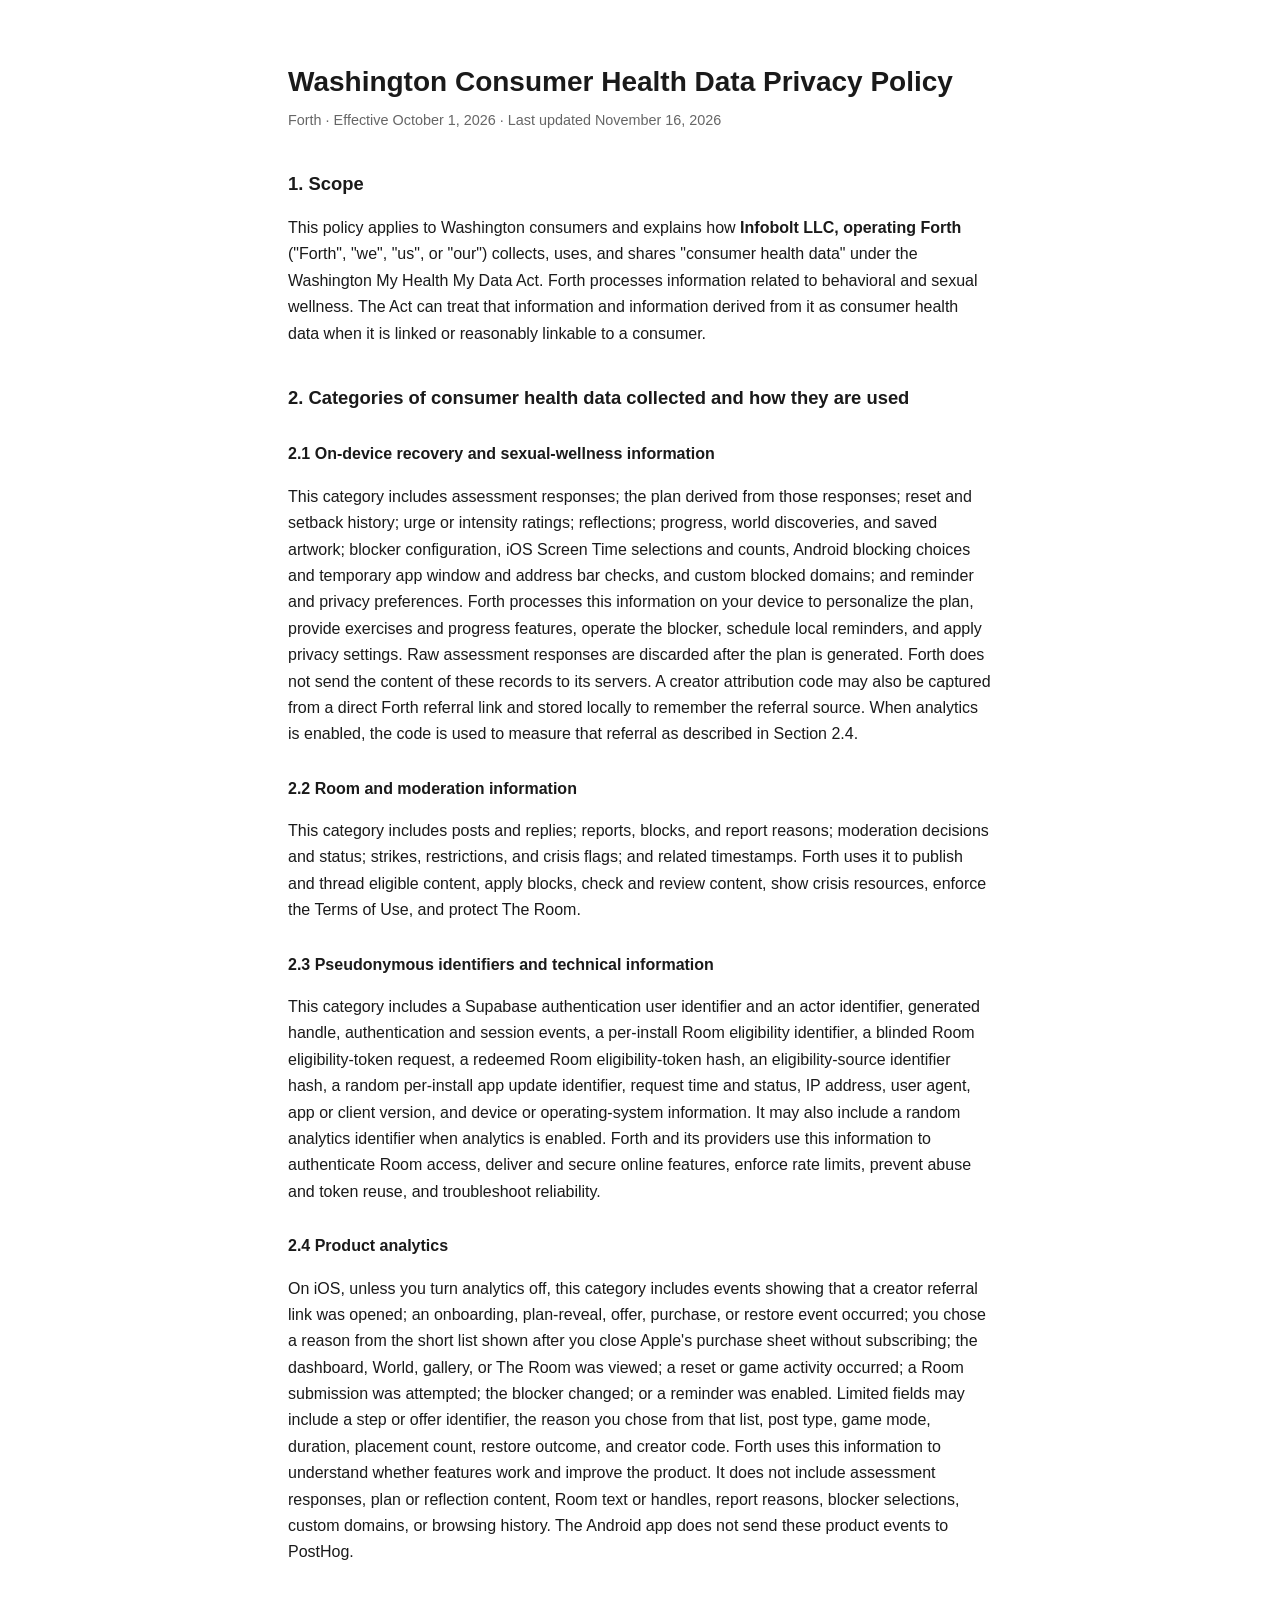
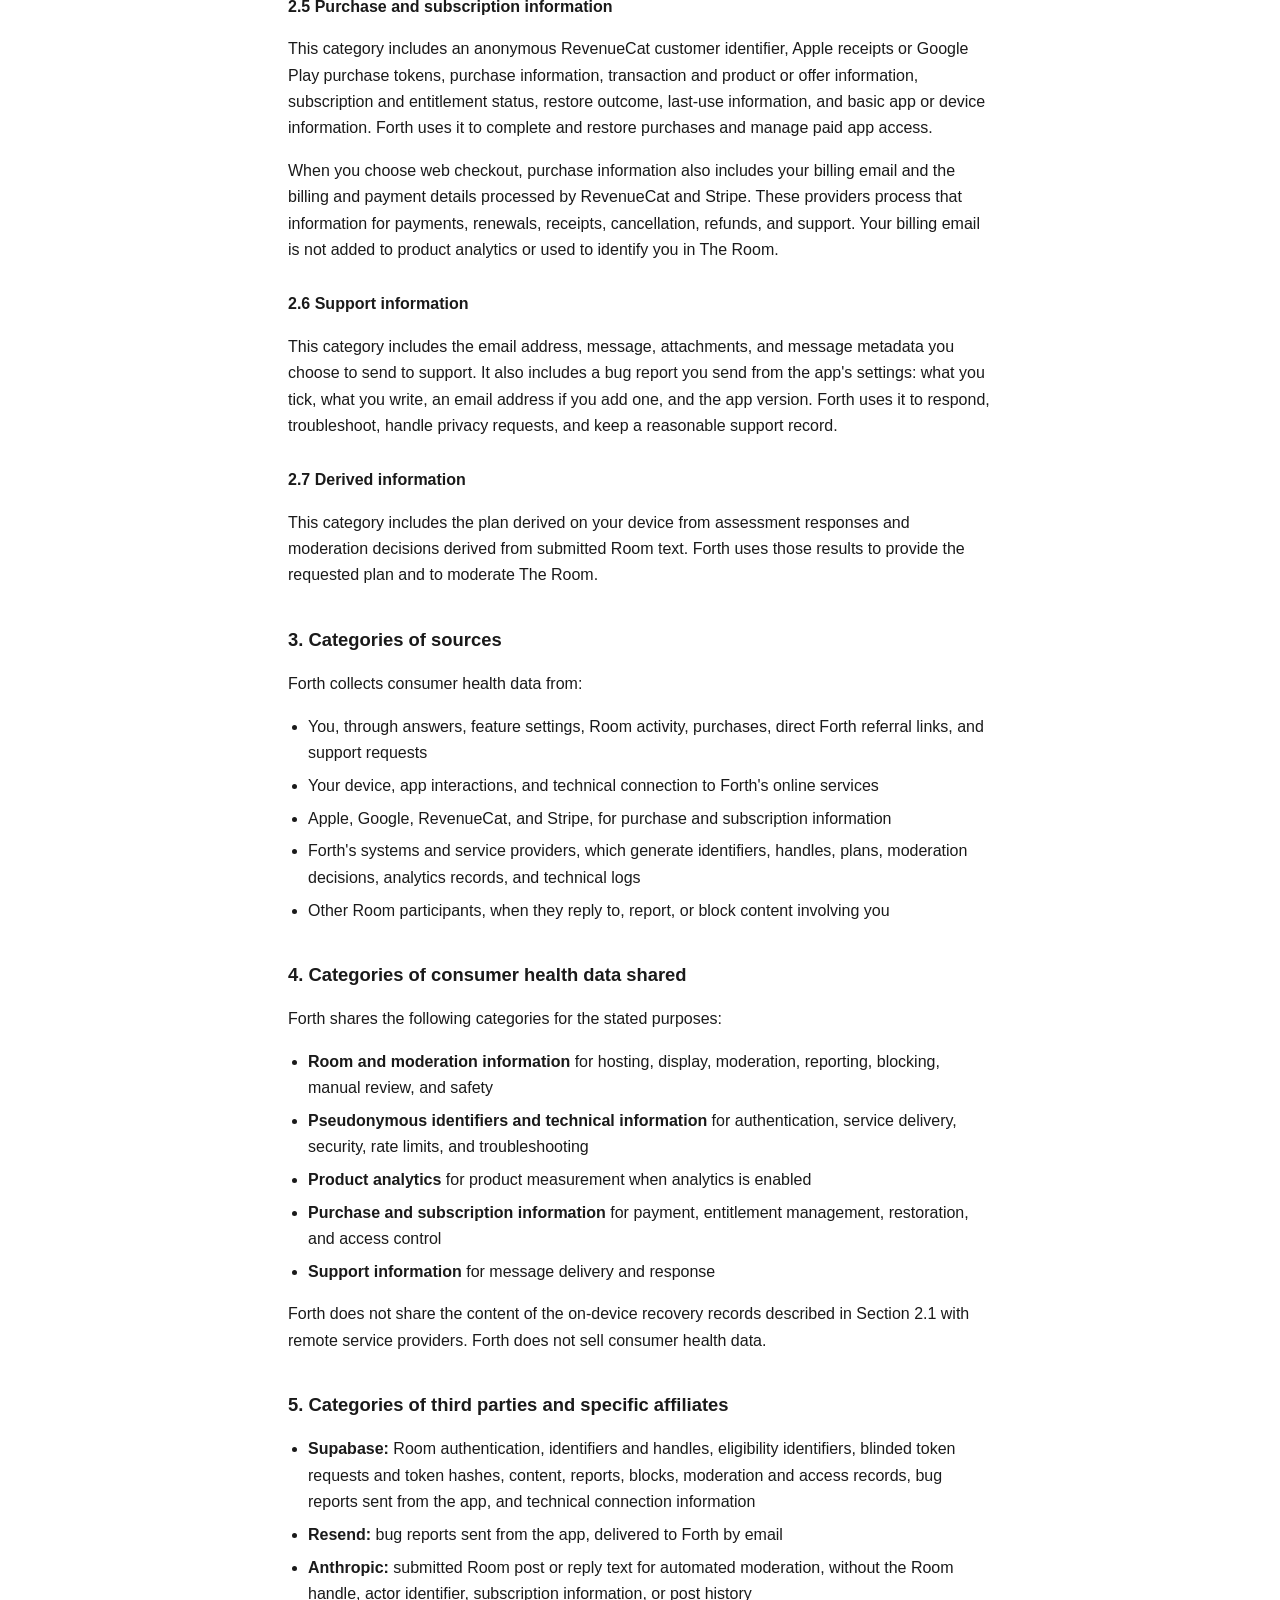
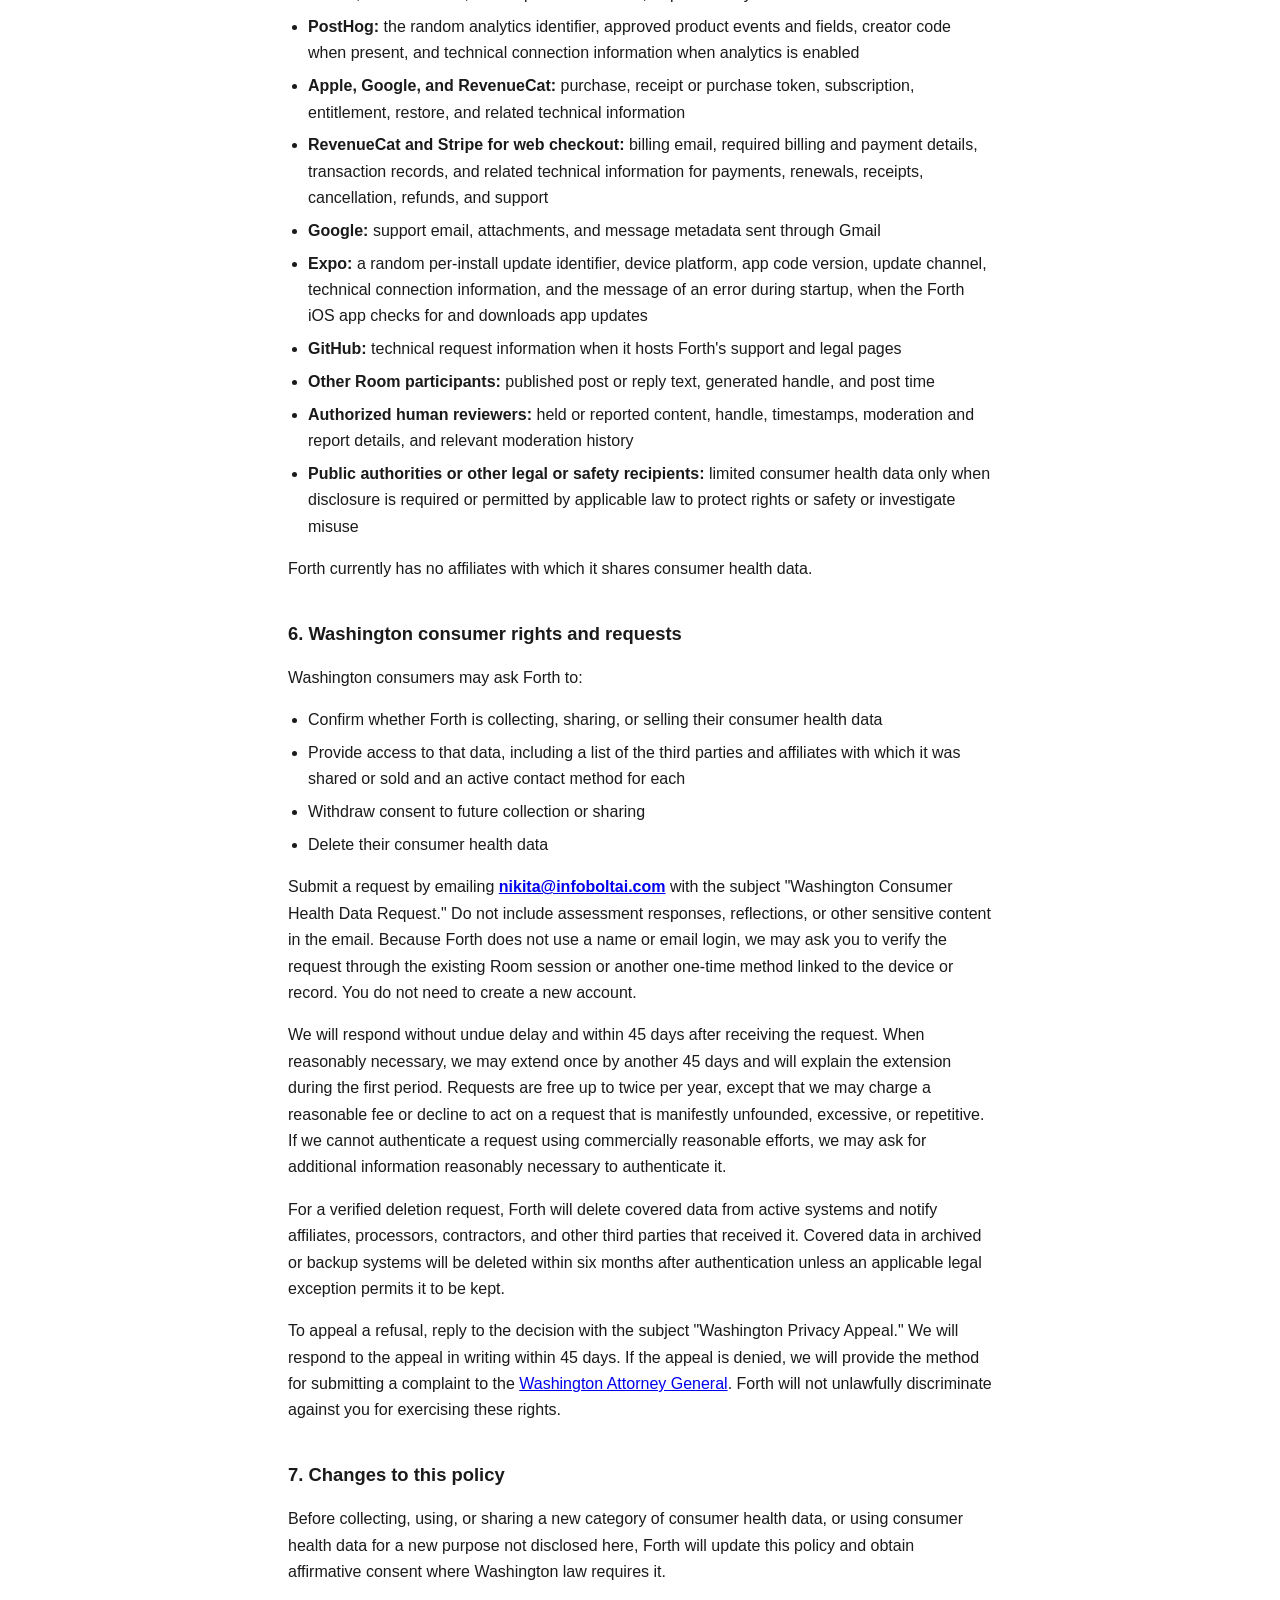
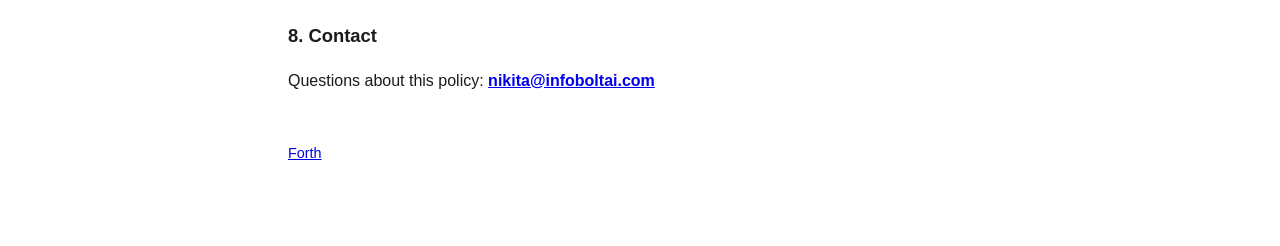
<file: washington-consumer-health-data.html>
<!doctype html>
<html lang="en">
<head>
<meta charset="utf-8">
<meta name="viewport" content="width=device-width, initial-scale=1">
<title>Washington Consumer Health Data Privacy Policy — Forth</title>
<style>
  :root { color-scheme: light dark; }
  body {
    font: 16px/1.65 -apple-system, BlinkMacSystemFont, "Segoe UI", Roboto, sans-serif;
    max-width: 44rem; margin: 0 auto; padding: 2.5rem 1.25rem 5rem;
    color: #1a1a1a; background: #fff;
  }
  @media (prefers-color-scheme: dark) {
    body { color: #e8e8e8; background: #121212; }
    a { color: #8ab4f8; }
  }
  h1 { font-size: 1.75rem; margin-bottom: .25rem; }
  h2 { font-size: 1.15rem; margin-top: 2.25rem; }
  h3 { font-size: 1rem; margin-top: 1.75rem; }
  .date { color: #666; font-size: .9rem; margin-top: 0; }
  ul { padding-left: 1.25rem; }
  li { margin: .4rem 0; }
  footer { margin-top: 3rem; font-size: .9rem; color: #666; }
</style>
</head>
<body>

<h1>Washington Consumer Health Data Privacy Policy</h1>
<p class="date">Forth · Effective October 1, 2026 · Last updated November 16, 2026</p>

<h2>1. Scope</h2>
<p>
  This policy applies to Washington consumers and explains how
  <strong>Infobolt LLC, operating Forth</strong> ("Forth", "we", "us", or
  "our") collects, uses, and shares "consumer health data" under the
  Washington My Health My Data Act. Forth processes information related to
  behavioral and sexual wellness. The Act can treat that information and
  information derived from it as consumer health data when it is linked or
  reasonably linkable to a consumer.
</p>

<h2>2. Categories of consumer health data collected and how they are used</h2>

<h3>2.1 On-device recovery and sexual-wellness information</h3>
<p>
  This category includes assessment responses; the plan derived from those
  responses; reset and setback history; urge or intensity ratings; reflections;
  progress, world discoveries, and saved artwork; blocker configuration,
  iOS Screen Time selections and counts, Android blocking choices and temporary
  app window and address bar checks, and custom blocked domains; and reminder
  and privacy preferences. Forth processes this information on your device to
  personalize the plan, provide exercises and progress features, operate the
  blocker, schedule local reminders, and apply privacy settings. Raw assessment
  responses are discarded after the plan is generated. Forth does not send the
  content of these records to its servers. A creator attribution code may also
  be captured from a direct Forth referral link and stored locally to remember
  the referral source. When analytics is enabled, the code is used to measure
  that referral as described in Section 2.4.
</p>

<h3>2.2 Room and moderation information</h3>
<p>
  This category includes posts and replies; reports, blocks, and report reasons;
  moderation decisions and status; strikes, restrictions, and crisis flags; and
  related timestamps. Forth uses it to publish and thread eligible content,
  apply blocks, check and review content, show crisis resources, enforce the
  Terms of Use, and protect The Room.
</p>

<h3>2.3 Pseudonymous identifiers and technical information</h3>
<p>
  This category includes a Supabase authentication user identifier and an actor identifier,
  generated handle, authentication and session events, a per-install Room
  eligibility identifier, a blinded Room eligibility-token request, a redeemed
  Room eligibility-token hash, an
  eligibility-source identifier hash, a random per-install app update
  identifier, request time and status, IP address, user
  agent, app or client version, and device or operating-system information. It
  may also include a random analytics identifier when analytics is enabled.
  Forth and its providers use this information to authenticate Room access,
  deliver and secure online features, enforce rate limits, prevent abuse and
  token reuse, and troubleshoot reliability.
</p>

<h3>2.4 Product analytics</h3>
<p>
  On iOS, unless you turn analytics off, this category includes events showing that a
  creator referral link was opened; an onboarding, plan-reveal, offer, purchase,
  or restore event occurred; you chose a reason from the short list shown after
  you close Apple's purchase sheet without subscribing; the dashboard, World,
  gallery, or The Room was viewed; a reset or game activity occurred; a Room
  submission was attempted; the blocker changed; or a reminder was enabled.
  Limited fields may include a step or offer identifier, the reason you chose
  from that list, post type, game mode, duration, placement count, restore
  outcome, and creator code. Forth uses this information to understand
  whether features work and improve the product. It does not include assessment
  responses, plan or reflection content, Room text or handles, report reasons,
  blocker selections, custom domains, or browsing history. The Android app does
  not send these product events to PostHog.
</p>

<h3>2.5 Purchase and subscription information</h3>
<p>
  This category includes an anonymous RevenueCat customer identifier, Apple
  receipts or Google Play purchase tokens, purchase information, transaction and
  product or offer information, subscription and entitlement status, restore outcome, last-use
  information, and basic app or device information. Forth uses it to complete
  and restore purchases and manage paid app access.
</p>

<p>When you choose web checkout, purchase information also includes your billing email and the billing and payment details processed by RevenueCat and Stripe. These providers process that information for payments, renewals, receipts, cancellation, refunds, and support. Your billing email is not added to product analytics or used to identify you in The Room.</p>

<h3>2.6 Support information</h3>
<p>
  This category includes the email address, message, attachments, and message
  metadata you choose to send to support. It also includes a bug report you send
  from the app's settings: what you tick, what you
  write, an email address if you add one, and the app version. Forth uses it to respond,
  troubleshoot, handle privacy requests, and keep a reasonable support record.
</p>

<h3>2.7 Derived information</h3>
<p>
  This category includes the plan derived on your device from assessment
  responses and moderation decisions derived from submitted Room text. Forth
  uses those results to provide the requested plan and to moderate The Room.
</p>

<h2>3. Categories of sources</h2>
<p>Forth collects consumer health data from:</p>
<ul>
  <li>You, through answers, feature settings, Room activity, purchases, direct Forth referral links, and support requests</li>
  <li>Your device, app interactions, and technical connection to Forth's online services</li>
  <li>Apple, Google, RevenueCat, and Stripe, for purchase and subscription information</li>
  <li>Forth's systems and service providers, which generate identifiers, handles, plans, moderation decisions, analytics records, and technical logs</li>
  <li>Other Room participants, when they reply to, report, or block content involving you</li>
</ul>

<h2>4. Categories of consumer health data shared</h2>
<p>Forth shares the following categories for the stated purposes:</p>
<ul>
  <li><strong>Room and moderation information</strong> for hosting, display, moderation, reporting, blocking, manual review, and safety</li>
  <li><strong>Pseudonymous identifiers and technical information</strong> for authentication, service delivery, security, rate limits, and troubleshooting</li>
  <li><strong>Product analytics</strong> for product measurement when analytics is enabled</li>
  <li><strong>Purchase and subscription information</strong> for payment, entitlement management, restoration, and access control</li>
  <li><strong>Support information</strong> for message delivery and response</li>
</ul>
<p>
  Forth does not share the content of the on-device recovery records described
  in Section 2.1 with remote service providers. Forth does not sell consumer
  health data.
</p>

<h2>5. Categories of third parties and specific affiliates</h2>
<ul>
  <li><strong>Supabase:</strong> Room authentication, identifiers and handles, eligibility identifiers, blinded token requests and token hashes, content, reports, blocks, moderation and access records, bug reports sent from the app, and technical connection information</li>
  <li><strong>Resend:</strong> bug reports sent from the app, delivered to Forth by email</li>
  <li><strong>Anthropic:</strong> submitted Room post or reply text for automated moderation, without the Room handle, actor identifier, subscription information, or post history</li>
  <li><strong>PostHog:</strong> the random analytics identifier, approved product events and fields, creator code when present, and technical connection information when analytics is enabled</li>
  <li><strong>Apple, Google, and RevenueCat:</strong> purchase, receipt or purchase token, subscription, entitlement, restore, and related technical information</li>
  <li><strong>RevenueCat and Stripe for web checkout:</strong> billing email, required billing and payment details, transaction records, and related technical information for payments, renewals, receipts, cancellation, refunds, and support</li>
  <li><strong>Google:</strong> support email, attachments, and message metadata sent through Gmail</li>
  <li><strong>Expo:</strong> a random per-install update identifier, device platform, app code version, update channel, technical connection information, and the message of an error during startup, when the Forth iOS app checks for and downloads app updates</li>
  <li><strong>GitHub:</strong> technical request information when it hosts Forth's support and legal pages</li>
  <li><strong>Other Room participants:</strong> published post or reply text, generated handle, and post time</li>
  <li><strong>Authorized human reviewers:</strong> held or reported content, handle, timestamps, moderation and report details, and relevant moderation history</li>
  <li><strong>Public authorities or other legal or safety recipients:</strong> limited consumer health data only when disclosure is required or permitted by applicable law to protect rights or safety or investigate misuse</li>
</ul>
<p>
  Forth currently has no affiliates with which it shares consumer health data.
</p>

<h2>6. Washington consumer rights and requests</h2>
<p>Washington consumers may ask Forth to:</p>
<ul>
  <li>Confirm whether Forth is collecting, sharing, or selling their consumer health data</li>
  <li>Provide access to that data, including a list of the third parties and affiliates with which it was shared or sold and an active contact method for each</li>
  <li>Withdraw consent to future collection or sharing</li>
  <li>Delete their consumer health data</li>
</ul>
<p>
  Submit a request by emailing
  <strong><a href="mailto:nikita@infoboltai.com?subject=Washington%20Consumer%20Health%20Data%20Request">nikita@infoboltai.com</a></strong>
  with the subject "Washington Consumer Health Data Request." Do not include
  assessment responses, reflections, or other sensitive content in the email.
  Because Forth does not use a name or email login, we may ask you to verify the
  request through the existing Room session or another one-time method linked to
  the device or record. You do not need to create a new account.
</p>
<p>
  We will respond without undue delay and within 45 days after receiving the
  request. When reasonably necessary, we may extend once by another 45 days and
  will explain the extension during the first period. Requests are free up to
  twice per year, except that we may charge a reasonable fee or decline to act
  on a request that is manifestly unfounded, excessive, or repetitive. If we
  cannot authenticate a request using commercially reasonable efforts, we may
  ask for additional information reasonably necessary to authenticate it.
</p>
<p>
  For a verified deletion request, Forth will delete covered data from active
  systems and notify affiliates, processors, contractors, and other third
  parties that received it. Covered data in archived or backup systems will be
  deleted within six months after authentication unless an applicable legal
  exception permits it to be kept.
</p>
<p>
  To appeal a refusal, reply to the decision with the subject "Washington
  Privacy Appeal." We will respond to the appeal in writing within 45 days. If
  the appeal is denied, we will provide the method for submitting a complaint to
  the <a href="https://www.atg.wa.gov/file-complaint">Washington Attorney General</a>.
  Forth will not unlawfully discriminate against you for exercising these
  rights.
</p>

<h2>7. Changes to this policy</h2>
<p>
  Before collecting, using, or sharing a new category of consumer health data,
  or using consumer health data for a new purpose not disclosed here, Forth will
  update this policy and obtain affirmative consent where Washington law
  requires it.
</p>

<h2>8. Contact</h2>
<p>
  Questions about this policy:
  <strong><a href="mailto:nikita@infoboltai.com">nikita@infoboltai.com</a></strong>
</p>

<footer>
  <a href="./index.html">Forth</a>
</footer>

</body>
</html>
</file>
<file: room-review/review.css>
:root{color-scheme:light;--paper:#fbfaf7;--white:#fff;--ink:#252b29;--muted:#69716d;--line:#e4e7e1;--green:#274e40;--green-wash:#edf3ee;--red:#9b3c32;--red-wash:#fbefeb;--amber:#845e21}
*{box-sizing:border-box}body{margin:0;background:var(--paper);color:var(--ink);font:15px/1.55 -apple-system,BlinkMacSystemFont,"Segoe UI",sans-serif;-webkit-font-smoothing:antialiased}button,input{font:inherit}button,a,input{-webkit-tap-highlight-color:transparent}button,a{touch-action:manipulation}button{cursor:pointer}button:disabled{cursor:wait;opacity:.5}a{color:inherit}button:focus-visible,a:focus-visible,input:focus-visible{outline:3px solid #76a28c;outline-offset:3px}[hidden]{display:none!important}.topbar{height:80px;padding:0 5%;border-bottom:1px solid var(--line);display:flex;align-items:center;justify-content:space-between;gap:20px;background:var(--white)}.brand{font-size:25px;font-weight:650;letter-spacing:-1px;display:flex;align-items:center;gap:20px;text-decoration:none}.brand>span:last-child{font-size:14px;font-weight:450;letter-spacing:0;color:var(--muted)}.brand-divider{height:23px;width:1px;background:var(--line)}.top-actions{display:flex;gap:20px;align-items:center}.quiet-link{font-size:13px;text-decoration:none;color:var(--muted)}.quiet-link:hover{text-decoration:underline}.quiet{background:none;border:0;color:var(--muted);padding:10px 0;font-size:13px}.eyebrow{font-size:11px;letter-spacing:1.8px;font-weight:650;color:var(--muted)}h1,h2,p{margin:0}h1{font-size:36px;line-height:1.15;letter-spacing:-1.35px;font-weight:600}h2{font-size:20px;letter-spacing:-.4px;font-weight:600}.muted{color:var(--muted)}.small{font-size:12px}.login{max-width:580px;margin:95px auto 40px;padding:0 30px}.login h1{font-size:44px;margin:13px 0 18px}.login-intro{font-size:18px;color:var(--muted);max-width:410px;line-height:1.65}.login-divider{height:1px;background:var(--line);margin:35px 0}.login h2{margin-bottom:7px}.login strong{font-weight:500;overflow-wrap:anywhere}.primary,.secondary,.danger{border-radius:7px;min-height:44px;padding:10px 17px;font-weight:550;font-size:14px;transition:background .15s,transform .15s;border:1px solid transparent}.primary{background:var(--green);color:white}.primary:hover{background:#1a3d30}.primary:active,.secondary:active,.danger:active{transform:translateY(1px)}.secondary{background:var(--white);border-color:#d3d9d2;color:var(--ink)}.secondary:hover{background:#f0f3ee}.danger{background:var(--red);color:white}.danger:hover{background:#813229}.danger-subtle{color:var(--red);border-color:#e4c5be;background:var(--white)}.danger-subtle:hover{background:var(--red-wash)}#send-code{margin-top:23px;display:flex;align-items:center;gap:38px}#code-form{margin-top:24px}label{display:block;font-size:13px;font-weight:550;margin-bottom:7px}.code-row{display:flex;gap:10px;max-width:390px}input{border:1px solid #c9d0c8;border-radius:7px;background:white;color:var(--ink);padding:10px 12px;min-width:0;width:100%;height:46px;font-size:20px;letter-spacing:4px}.code-row button{white-space:nowrap}#code-form .small{margin-top:10px}.message{font-size:13px;min-height:20px;margin-top:18px;overflow-wrap:anywhere}.message.error{color:var(--red)}.login-footer{margin-top:55px;font-size:12px;color:var(--muted)}#workspace{max-width:1400px;padding:45px 5% 30px;margin:auto}.workspace-heading{display:flex;justify-content:space-between;align-items:center;gap:24px}.workspace-heading h1{margin:9px 0 12px}.workspace-heading>div>p{font-size:14px}.refresh-area{display:flex;align-items:flex-end;flex-direction:column;gap:10px}.queue-summary{display:flex;gap:25px;margin-top:28px;font-size:13px;color:var(--muted)}.queue-summary strong{font-size:22px;color:var(--ink);font-weight:600;margin-right:4px;font-variant-numeric:tabular-nums}.queue-summary .is-overdue,.queue-summary .is-overdue strong{color:var(--red)}.workspace-message{margin:8px 0 14px;min-height:20px}.workspace-grid{display:grid;grid-template-columns:320px minmax(0,1fr);border-top:1px solid var(--line);border-bottom:1px solid var(--line);background:var(--white);min-height:450px}.inbox{border-right:1px solid var(--line);min-width:0}.filters{display:flex;gap:2px;padding:17px 16px;border-bottom:1px solid var(--line)}.filters button{background:none;border:0;color:var(--muted);padding:7px 13px;border-radius:5px;font-size:13px;min-height:36px}.filters button[aria-pressed=true]{background:var(--green-wash);color:var(--green);font-weight:600}.post-list{max-height:630px;overflow-y:auto}.post-row{display:block;text-align:left;background:none;border:0;border-bottom:1px solid var(--line);width:100%;padding:20px;min-height:130px;color:var(--ink);transition:background .15s}.post-row:hover{background:#f7f8f5}.post-row[aria-current=true]{background:var(--green-wash);box-shadow:inset 3px 0 var(--green)}.row-top{display:flex;align-items:center;justify-content:space-between;gap:8px;font-size:12px;font-weight:600;margin-bottom:8px}.row-body{font-size:14px;line-height:1.5;display:-webkit-box;-webkit-line-clamp:2;-webkit-box-orient:vertical;overflow:hidden;overflow-wrap:anywhere;white-space:pre-wrap}.row-bottom{margin-top:13px;display:flex;justify-content:space-between;gap:10px;font-size:11px;color:var(--muted)}.due-overdue{color:var(--red)}.list-placeholder{padding:24px 20px;font-size:13px;color:var(--muted)}#limit-note{padding:0 20px 15px}.detail{padding:32px 38px;min-width:0;animation:reveal .18s ease-out}.detail-heading{display:flex;gap:14px;justify-content:space-between;align-items:flex-start}.detail h2{font-size:23px}.post-meta{color:var(--muted);font-size:12px;margin-top:5px}.status-tag{font-size:11px;white-space:nowrap;padding:4px 8px;border-radius:4px;background:var(--green-wash);color:var(--green)}.parent{border-left:2px solid var(--line);padding:2px 0 2px 15px;margin-top:28px;font-size:13px;color:var(--muted)}.parent p{white-space:pre-wrap;overflow-wrap:anywhere;margin-top:5px}.post-body{font-size:21px;line-height:1.7;letter-spacing:-.2px;white-space:pre-wrap;overflow-wrap:anywhere;margin:27px 0 31px}.review-context{border-top:1px solid var(--line);padding-top:22px}.section-label{font-size:11px;letter-spacing:1.15px;text-transform:uppercase;font-weight:600;color:var(--muted);margin-bottom:10px}.reason{font-size:14px;margin:8px 0}.reason small{display:block;color:var(--muted);font-size:11px;margin-top:3px}.hold-note,.safety-note{font-size:13px;color:var(--muted);margin-top:15px}.safety-note{background:#f6f3ea;color:#705726;border-left:2px solid #c9b783;padding:11px 14px}.detail-actions{display:flex;gap:10px;flex-wrap:wrap;margin-top:28px}.action-description{font-size:12px;color:var(--muted);margin-top:13px;max-width:560px}.empty{min-height:350px;display:flex;flex-direction:column;align-items:center;justify-content:center;text-align:center;padding:20px;gap:12px;color:var(--muted)}.empty h2{color:var(--ink);font-size:24px}.empty-mark{font-size:28px;color:var(--green);font-weight:300;width:54px;height:54px;display:grid;place-items:center;border:1px solid #cfdcd1;border-radius:50%;margin-bottom:8px}.empty p{max-width:310px;font-size:14px}.workspace-footer{font-size:12px;color:var(--muted);margin-top:20px}dialog{border:1px solid var(--line);border-radius:12px;max-width:480px;width:calc(100% - 32px);padding:0;box-shadow:0 20px 70px #172d2233;color:var(--ink)}dialog::backdrop{background:#17251e66;backdrop-filter:blur(3px)}.dialog-content{padding:30px}.dialog-content h2{margin:12px 0}.dialog-content>p{font-size:14px;color:var(--muted);line-height:1.7}.dialog-actions{display:flex;gap:10px;justify-content:flex-end;margin-top:28px}@keyframes reveal{from{opacity:.3;transform:translateY(3px)}to{opacity:1;transform:none}}@media(max-width:850px){.workspace-grid{grid-template-columns:275px minmax(0,1fr)}.detail{padding:27px 25px}.post-body{font-size:19px}.topbar{padding:0 24px}.brand{gap:14px}#workspace{padding:32px 24px}.workspace-heading h1{font-size:31px}}@media(max-width:650px){.topbar{height:68px;padding:0 18px}.brand{font-size:23px;gap:11px}.brand>span:last-child{font-size:12px}.top-actions{gap:12px}.quiet-link{font-size:11px}.quiet{font-size:12px}.login{margin:55px auto 25px;padding:0 24px}.login h1{font-size:38px}.login-intro{font-size:17px}.login-footer{margin-top:35px}#workspace{padding:28px 16px 22px}.workspace-heading{align-items:flex-start;gap:12px}.workspace-heading h1{font-size:30px}.workspace-heading>div>p{font-size:12px;max-width:220px}.refresh-area{padding-top:22px;min-width:90px}.refresh-area .small{font-size:10px;text-align:right}.workspace-grid{display:block}.inbox{border-right:0;border-bottom:1px solid var(--line)}.filters{padding:10px 12px}.post-list{max-height:255px}.post-row{min-height:112px;padding:14px 18px}.row-bottom{margin-top:8px}.detail{padding:25px 20px}.post-body{font-size:19px}.detail-actions{gap:8px}.detail-actions button{font-size:13px;flex:1 1 auto}.empty{min-height:250px}.queue-summary{margin-top:22px;gap:22px}.queue-summary strong{font-size:20px}.workspace-footer{font-size:11px;line-height:1.7}.dialog-content{padding:24px}}@media(prefers-reduced-motion:reduce){*,*::before,*::after{animation:none!important;transition:none!important;scroll-behavior:auto!important}}
</file>
